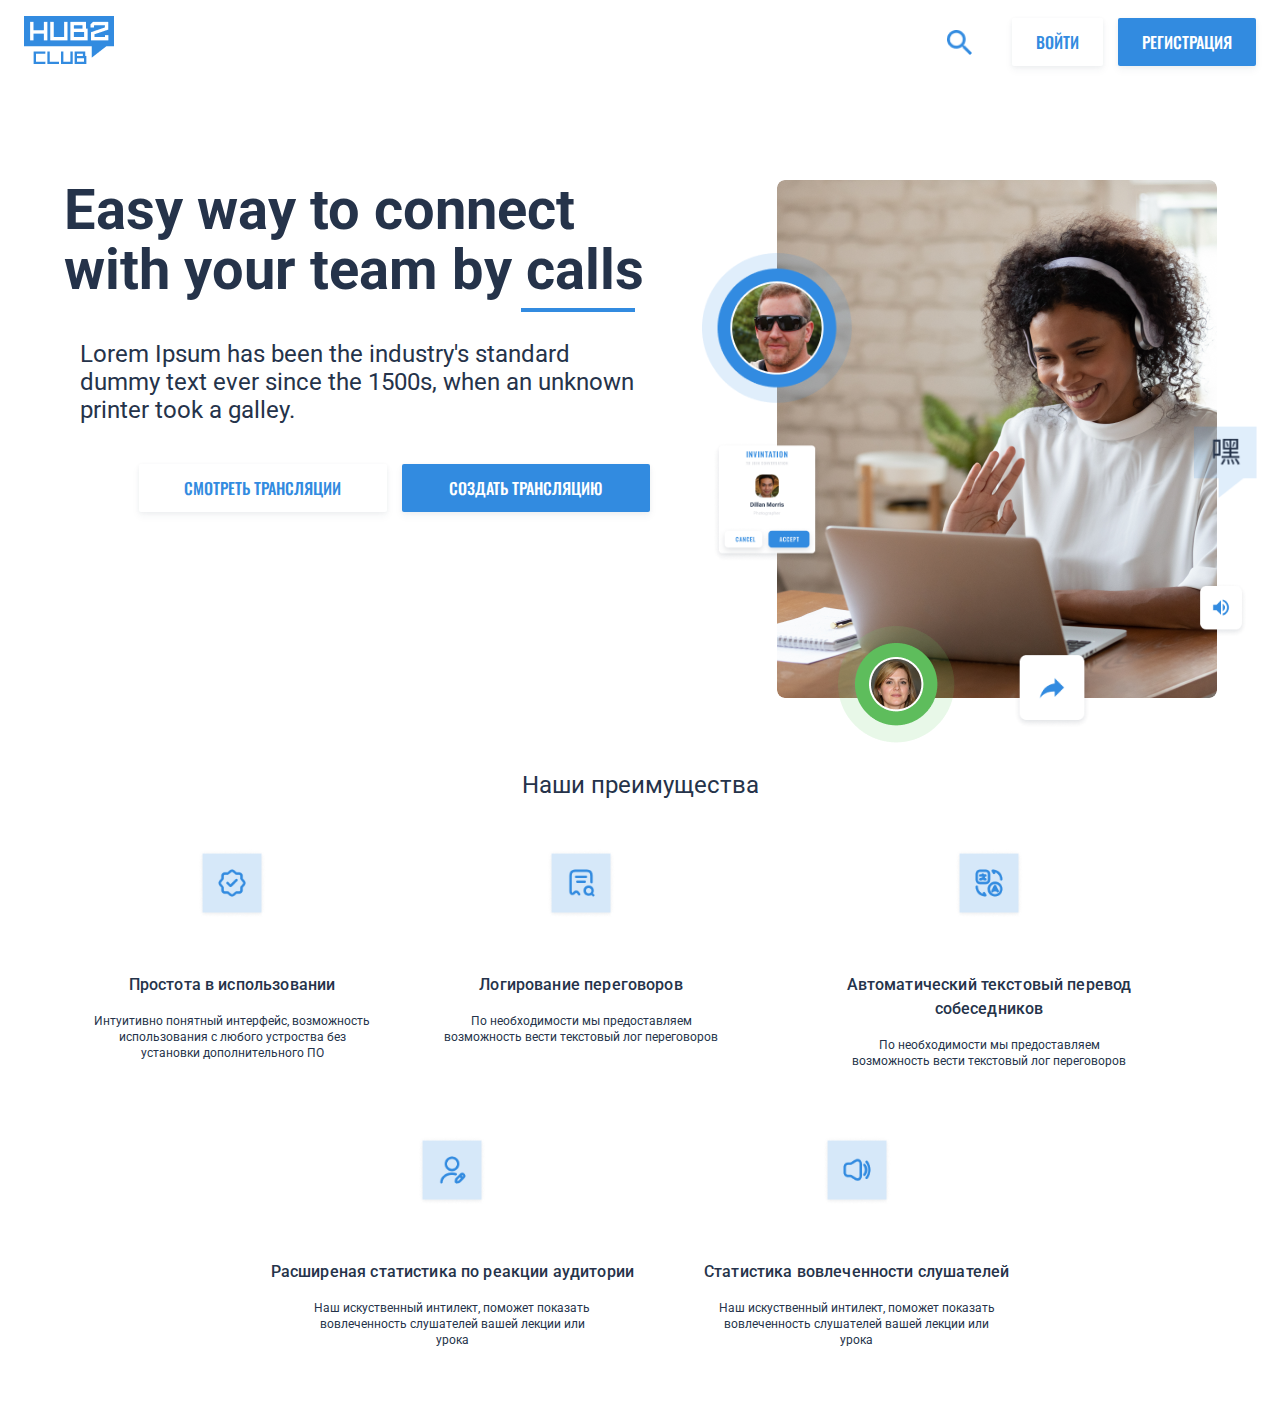
<file: index.html>
<!DOCTYPE html>
<html lang="en">
<head>
    <meta charset="UTF-8">
    <meta http-equiv="X-UA-Compatible" content="IE=edge">
    <meta name="viewport" content="width=device-width, initial-scale=1.0">
    <link rel="stylesheet" href="sass/style.css">
    <title>Document</title>
</head>
<body>
    <header class="header">
        <div class="inner-header">
            <div class="logo">
                <a href="index.html" class="logo-link">
                    <img src="img/Logo.png" alt="">
                </a>
            </div>
            <div class="menu-hd">
                <div class="input-group">
                    <input class="search" type="text">
                  </div>
                <div class="auth-btns">
                    <a href="login.html" mat-button>Войти</a>
                    <a href="registration.html" class="reg" mat-button>регистрация</a>

                </div>
            </div>
        </div>
    </header>
    <div class="main-container">
        <div class="connect-container">
            <div class="easy-connect">
                <h1 class="easytitle">Easy way to connect with your team by calls</h1>
                <div class="line"></div>
                <p>Lorem Ipsum has been the industry's standard dummy text ever since the 1500s, when an unknown printer took a galley.</p>
                <div class="auth-btns">
                    <a href="translation.html" mat-button>смотреть трансляции</a>
                    <a href="translation3.html" class="reg" mat-button>Создать трансляцию</a>

                </div>
            </div>
            <div class="img-connect">
                <div class="conectBox">
                    <img src="img/home.png" alt="">
                </div>
                <div class="icon-1 icon">
                    <img src="img/man.png" alt="">
                </div>
                <div class="icon-2 icon">
                    <img src="img/it.png" alt="">
                </div>
                <div class="icon-3 icon">
                    <img src="img/women.png" alt="">
                </div>
                <div class="icon-4 icon">
                    <img src="img/share.png" alt="">
                </div>
                <div class="icon-5 icon">
                    <img src="img/sound.png" alt="">
                </div>
                <div class="icon-6 icon">
                    <img src="img/item.png" alt="">
                </div>
            </div>
        </div>
    </div>
    <div class="adv-container">
         <h3>Наши преимущества</h3>
        <div class="inner-adv">
            <div class="item-adv">
                <div class="icon-adv">
                    <img src="img/ic1.png" alt="">
                </div>
                <h6>Простота в использовании</h6>
                <p>Интуитивно понятный интерфейс, возможность использования с любого устроства без установки дополнительного ПО</p>
            </div>
            <div class="item-adv">
                <div class="icon-adv">
                    <img src="img/ic2.png" alt="">
                </div>
                <h6>Логирование переговоров</h6>
                <p>По необходимости мы предоставляем возможность вести текстовый лог переговоров</p>
            </div>
            <div class="item-adv">
                <div class="icon-adv">
                    <img src="img/ic3.png" alt="">
                </div>
                <h6>Автоматический текстовый перевод собеседников</h6>
                <p>По необходимости мы предоставляем возможность вести текстовый лог переговоров</p>
            </div>
            <div class="item-adv">
                <div class="icon-adv">
                    <img src="img/ic4.png" alt="">
                </div>
                <h6>Расширеная статистика по реакции аудитории</h6>
                <p> Наш искуственный интилект, поможет показать вовлеченность слушателей вашей лекции или урока</p>
            </div>
            <div class="item-adv">
                <div class="icon-adv">
                    <img src="img/ic5.png" alt="">
                </div>
                <h6>Статистика вовлеченности слушателей</h6>
                <p>Наш искуственный интилект, поможет показать вовлеченность слушателей вашей лекции или урока</p>
            </div>
        </div>
    </div>
</body>
</html>
</file>
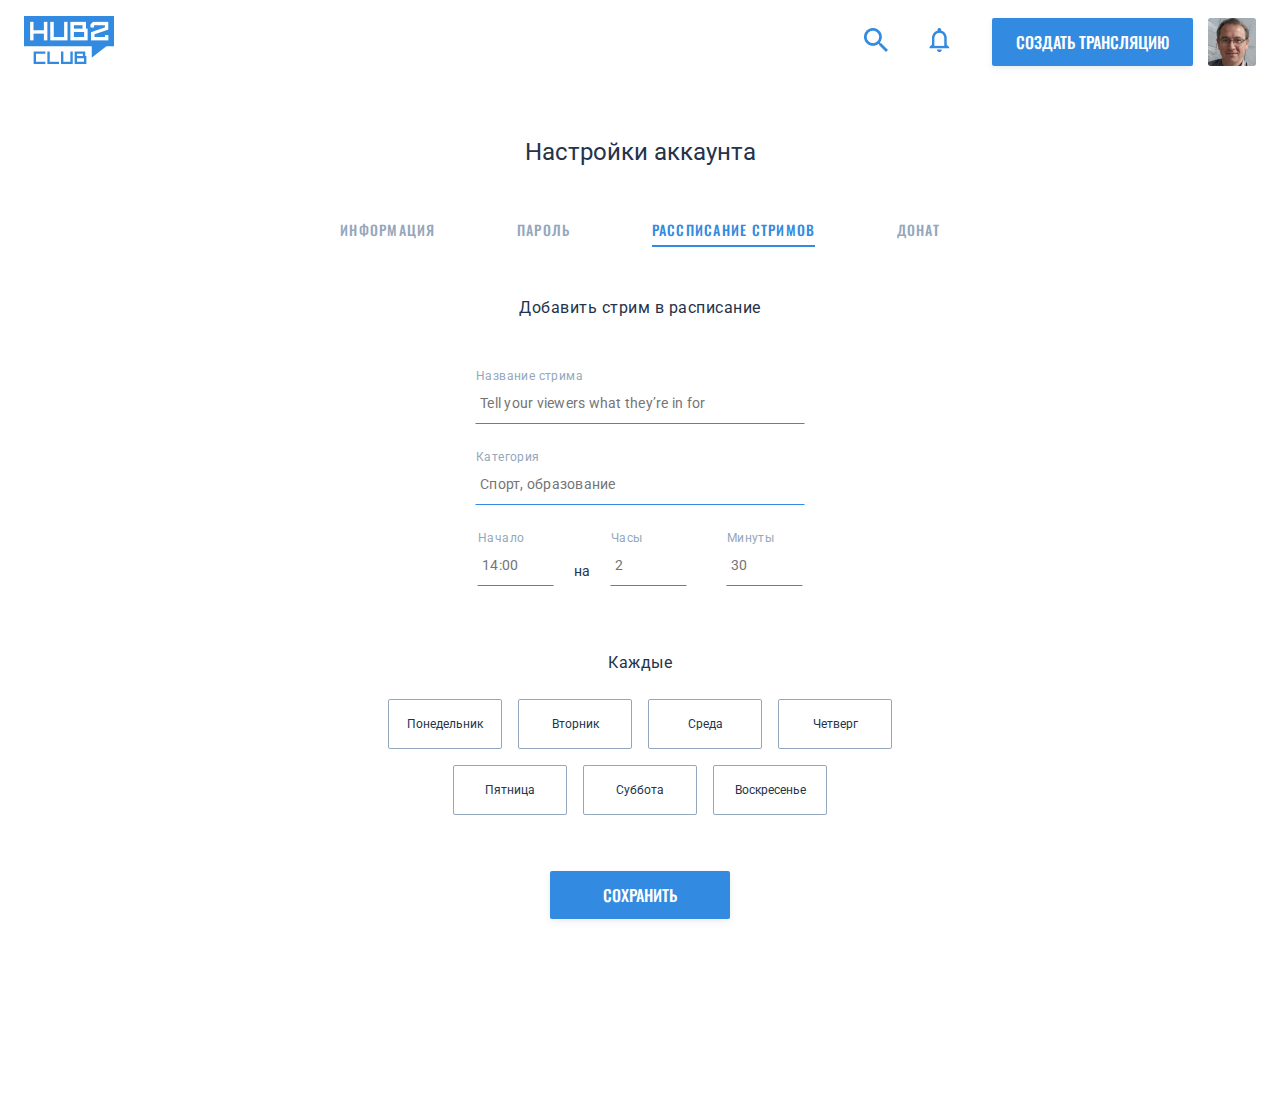
<file: account-info.html>
<!DOCTYPE html>
<html lang="en">
<head>
    <meta charset="UTF-8">
    <meta http-equiv="X-UA-Compatible" content="IE=edge">
    <meta name="viewport" content="width=device-width, initial-scale=1.0">
    <link rel="stylesheet" href="sass/style.css">
    <title>Account-info</title>
</head>
<body>
    <header class="header">
        <div class="inner-header">
            <div class="logo">
                <a href="index.html" class="logo-link">
                    <img src="img/Logo.png" alt="">
                </a>
            </div>
            <div class="menu-hd">

                <div class="search">
                    <img src="img/search.png" alt="">
                </div>
                <div class="search">
                    <img src="img/notification-2.png" alt="">
                </div>
                <div class="auth-btns">
                    <a href="registration.html" class="reg" mat-button>Создать трансляцию</a>

                </div>
                <div class="account_img">
                    <img src="img/account.png" alt="">
                </div>
            </div>
        </div>
    </header>
    <div class="account-settings">
        <h2>Настройки аккаунта</h2>
        <nav class="settings-menu">
            <ul>
                <li><a href="javascript:void(0)" class=" sets-link" id="info">информация</a></li>
                <li><a href="javascript:void(0)" class="sets-link" id="pass">Пароль</a></li>
                <li><a href="javascript:void(0)" class="sets-link active-link" id="rasp">Рассписание стримов</a></li>
                <li><a href="javascript:void(0)" class="sets-link">Донат</a></li>

            </ul>
        </nav>

        <div class="stream-container stream">
            <h3>Добавить стрим в расписание</h3>
            <div class="regform">
                <form action="">
                    <div class="input-item">
                        <p>Название стрима</p>
                        <input type="text" placeholder="Tell your viewers what they’re in for">
                    </div>
                    <div class="input-item">
                        <p>Категория</p>
                        <input type="text" placeholder="Спорт, образование">
                    </div>
              
                    <div class="div-time">
                        <div class="input-item">
                            <p>Начало</p>
                            <input type="text" placeholder="14:00">
                        </div>
                        <span>на</span>
                        <div class="input-item">
                            <p>Часы</p>
                            <input type="text" placeholder="2">
                        </div>
                        <div class="input-item">
                            <p>Минуты</p>
                            <input type="text" placeholder="30">
                        </div>
                    </div>
                    <div class="week-btns">
                        <h3>Каждые</h3>
                        <div class="btnsgroup">
                            <button class="btn">Понедельник</button>
                            <button class="btn">Вторник</button>
                            <button class="btn">Среда</button>
                            <button class="btn">Четверг</button>
                            <button class="btn">Пятница</button>
                            <button class="btn">Суббота</button>
                            <button class="btn">Воскресенье</button>
                        </div>
                    </div>
                    <div class="auth-btns">
                        <a href="#" class="reg">Сохранить</a>
                    </div>
                </form>
               </div>
        </div>
        <div class="stream-container pass-page">
            <h3>Сменить пароль</h3>
            <div class="regform">
                <form action="">
                    <div class="input-item">
                        <p>Старый пароль</p>
                        <input type="password" >
                        <img src="img/eye.png" alt="" class="eye">
                    </div>
                    <div class="input-item">
                        <p>Новый пароль</p>
                        <input type="password" >
                        <img src="img/eye.png" alt="" class="eye">

                    </div>
                    <div class="input-item">
                        <p>Повторите новый пароль</p>
                        <input type="password" >
                        <img src="img/eye.png" alt="" class="eye">

                    </div>
                    <div class="auth-btns">
                        <a href="#" mat-button="">назад</a>
                        <a href="#" class="reg" mat-button="">Создать</a>
    
                    </div>
                </form>
               </div>
        </div>
        <div class="stream-container info-account">
            <h3>Фото профиля</h3>
            <div class="photo-settings">
                <div class="ph-box">
                    <img src="img/Vector.png" alt="">
                </div>
                <button><img src="img/activity.png" alt=""></button>
            </div>
            <div class="regform">
                <form action="">
                    <div class="input-item">
                        <p>Имя аккаунта</p>
                        <input type="text" placeholder="Nick">
                    </div>
                    <div class="input-item">
                        <p>Ф.И.О</p>
                        <input type="text" placeholder="Smith">
                    </div>
                    <div class="input-item">
                        <p>Персональная информация</p>
                        <input type="text" placeholder="Hello every one. I am very proud to be part">
                    </div>
                    <h4>Про канал</h4>
                    <div class="input-item">
                        <p>Тема канала</p>
                        <input type="text" placeholder="Education">
                    </div>
                    <div class="input-item">
                        <p>Ваш опыт в этой теме</p>
                        <input type="text" placeholder="6 years as a head of marketing">
                    </div>
                    <div class="input-item">
                        <p>Что вы можете узнать на канале</p>
                        <input type="text" placeholder="basics ">
                    </div>
                    <h4>Социальные сети</h4>
                    <div class="input-item">
                        <p>Vk.com</p>
                        <input type="text" placeholder="vk.com/profile ">
                    </div>
                    <div class="input-item">
                        <p>Facebook</p>
                        <input type="text" placeholder="facebook.com/profile ">
                    </div>
                    <div class="input-item">
                        <p>Instagram</p>
                        <input type="text" placeholder="Instagram.com/profile ">
                    </div>
                    <div class="input-item">
                        <p>Telegram</p>
                        <input type="text" placeholder="@username ">
                    </div>
                    <h4>Дополнительная информация</h4>
                    <div class="div-more">
                        <div class="input-item">
                            <p>Название поля</p>
                            <input type="text" placeholder=" ">
                        </div>
                        <button><img src="img/add-more.png" alt=""></button>
                    </div>
                    <div class="auth-btns">
                        <a href="login.html" mat-button>Назад</a>
                        <a href="registration.html" class="reg" mat-button>Сохранить</a>
    
                    </div>
                </form>
               </div>
        </div>
    </div>
    <script src="https://ajax.googleapis.com/ajax/libs/jquery/3.5.1/jquery.min.js"></script>
    <script src="js/script.js"></script>
</body>
</html>
</file>
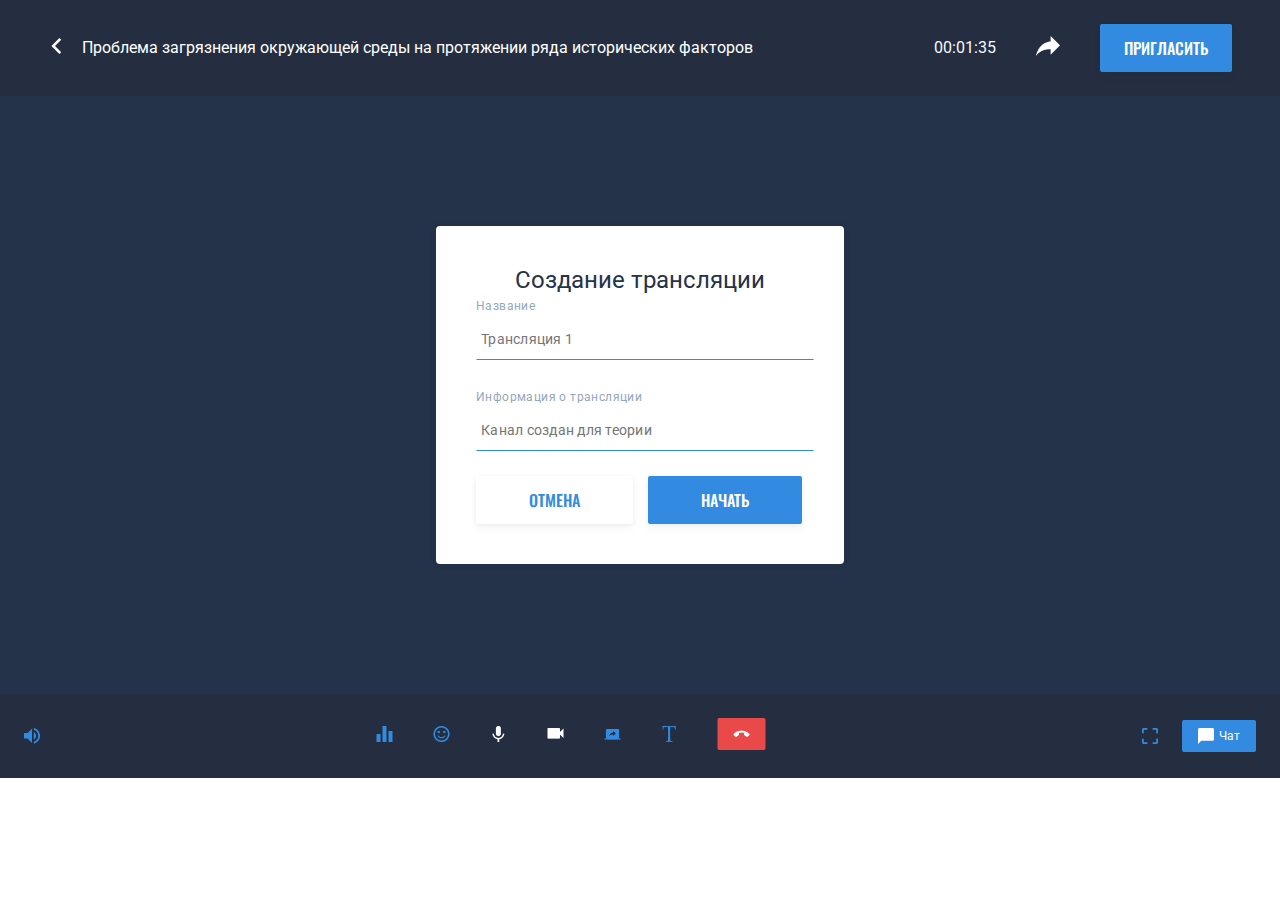
<file: broadcast.html>
<!DOCTYPE html>
<html lang="en">
<head>
    <meta charset="UTF-8">
    <meta http-equiv="X-UA-Compatible" content="IE=edge">
    <meta name="viewport" content="width=device-width, initial-scale=1.0">
    <link rel="stylesheet" href="sass/style.css">
    <title>Call</title>
</head>
<body>
    <div class="main-call">
        <header class="call-header">
            <div class="call-inner-hd">
                <div class="left-hd">
                    <a href="#"><img src="img/left.png" alt=""></a>
                    <p>Проблема загрязнения окружающей среды на протяжении ряда историчеcких факторов</p>
                </div>
                <div class="right-hd">
                    <div class="call-time">
                        <span>00</span><span>:</span><span>01</span><span>:</span><span>35</span>
                    </div>
                    <a href="#"><img src="img/sh.png" alt=""></a>
                    <div class="auth-btns">
                        <a href="#" class="reg op-invite">Пригласить</a>
                    </div>
                    <div class="invite-container">
                       <div class="search-item">
                           <input type="text" placeholder="search">
                           <button><img src="img/search.png" alt=""></button>
                       </div>
                       <div class="item-user">
                            <div class="sch-us">
                                <img src="img/you.png" alt="">
                                <p>Omar Vetrovs</p>
                            </div>
                            <button class="pr">пригласить</button>
                       </div>
                       <div class="item-user">
                        <div class="sch-us">
                            <img src="img/you.png" alt="">
                            <p>Omar Vetrovs</p>
                        </div>
                        <button class="prig">приглашен</button>
                        </div>
                    </div>
                </div>
            </div>
        </header>
        <div class="register-page broadcast">
    
            <div class="register-box">
                <h2>Создание трансляции</h2>
              
               <div class="regform">
                <form action="" >
                    <div class="input-item">
                        <p>Название</p>
                        <input type="text" placeholder="Трансляция 1" >
                    </div>
                    <div class="input-item">
                        <p>Информация о трансляции</p>
                        <input type="text" placeholder="Канал создан для теории">
                    </div>
                    <div class="auth-btns">
                        <a href="#" mat-button="">Отмена</a>
                        <a href="#" class="reg" mat-button="">начать</a>
    
                    </div>
             
                </form>
               </div>
            </div>
        </div>
        <footer class="footer-call">
            <div class="call-inner-hd">
                <div class="snb"><img src="img/snb.png" alt=""></div>
                <div class="call-structure">
                    <div class="addop"><img src="img/add-options.png" alt=""></div>
                    <div class="addop"><img src="img/emotions.png" alt=""></div>
                    <div class="addop"><img src="img/micro.png" alt=""></div>
                    <div class="addop"><img src="img/video-on.png" alt=""></div>
                    <div class="addop"><img src="img/share-screen.png" alt=""></div>
                    <div class="addop"><img src="img/transcrib.png" alt=""></div>
                    <div class="addop"><img src="img/end-call.png" alt=""></div>
        

                </div>
                <div class="snb"><img src="img/full-size.png" alt="">
                    <a class="chat" href="#"><img src="img/chat.png" alt="">Чат</a>
                </div>
             
            </div>
        </footer>
    </div>
    <script src="https://ajax.googleapis.com/ajax/libs/jquery/3.5.1/jquery.min.js"></script>

<script src="js/script.js"></script>
</body>
</html>
</file>
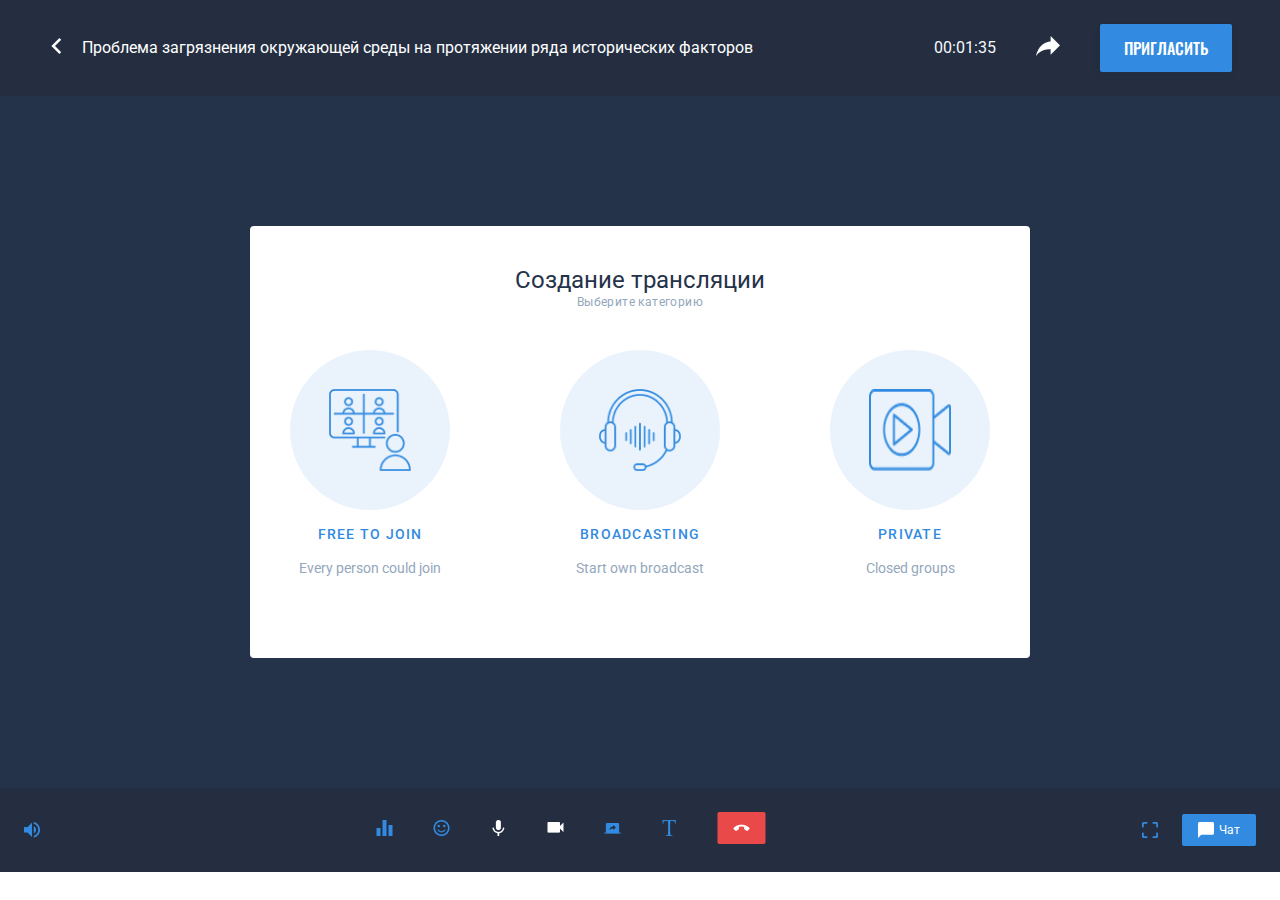
<file: broadcast2.html>
<!DOCTYPE html>
<html lang="en">
<head>
    <meta charset="UTF-8">
    <meta http-equiv="X-UA-Compatible" content="IE=edge">
    <meta name="viewport" content="width=device-width, initial-scale=1.0">
    <link rel="stylesheet" href="sass/style.css">
    <title>Call</title>
</head>
<body>
    <div class="main-call">
        <header class="call-header">
            <div class="call-inner-hd">
                <div class="left-hd">
                    <a href="#"><img src="img/left.png" alt=""></a>
                    <p>Проблема загрязнения окружающей среды на протяжении ряда историчеcких факторов</p>
                </div>
                <div class="right-hd">
                    <div class="call-time">
                        <span>00</span><span>:</span><span>01</span><span>:</span><span>35</span>
                    </div>
                    <a href="#"><img src="img/sh.png" alt=""></a>
                    <div class="auth-btns">
                        <a href="#" class="reg op-invite">Пригласить</a>
                    </div>
                    <div class="invite-container">
                       <div class="search-item">
                           <input type="text" placeholder="search">
                           <button><img src="img/search.png" alt=""></button>
                       </div>
                       <div class="item-user">
                            <div class="sch-us">
                                <img src="img/you.png" alt="">
                                <p>Omar Vetrovs</p>
                            </div>
                            <button class="pr">пригласить</button>
                       </div>
                       <div class="item-user">
                        <div class="sch-us">
                            <img src="img/you.png" alt="">
                            <p>Omar Vetrovs</p>
                        </div>
                        <button class="prig">приглашен</button>
                        </div>
                    </div>
                </div>
            </div>
        </header>
        <div class=" broadcast">
            <div class="inner-broasdcast">
                <h2>Создание трансляции</h2>
                <h6>Выберите категорию</h6>
                <div class="structure">
                    <div class="broad">
                        <div class="struct">
                            <img src="img/vect.png" alt="">
                        </div>
                        <h4>free to join</h4>
                        <h5>Every person could join</h5>
                    </div>
                    <div class="broad">
                        <div class="struct">
                            <img src="img/hdphone.png" alt="">
                        </div>
                        <h4>Broadcasting</h4>
                        <h5>Start own broadcast</h5>
                    </div>
                    <div class="broad">
                        <div class="struct">
                            <img src="img/videocall.png" alt="">
                        </div>
                        <h4>Private</h4>
                        <h5>Closed groups</h5>
                    </div>
                </div>
            </div>
        </div>
        <footer class="footer-call">
            <div class="call-inner-hd">
                <div class="snb"><img src="img/snb.png" alt=""></div>
                <div class="call-structure">
                    <div class="addop"><img src="img/add-options.png" alt=""></div>
                    <div class="addop"><img src="img/emotions.png" alt=""></div>
                    <div class="addop"><img src="img/micro.png" alt=""></div>
                    <div class="addop"><img src="img/video-on.png" alt=""></div>
                    <div class="addop"><img src="img/share-screen.png" alt=""></div>
                    <div class="addop"><img src="img/transcrib.png" alt=""></div>
                    <div class="addop"><img src="img/end-call.png" alt=""></div>
        

                </div>
                <div class="snb"><img src="img/full-size.png" alt="">
                    <a class="chat" href="#"><img src="img/chat.png" alt="">Чат</a>
                </div>
             
            </div>
        </footer>
    </div>
    <script src="https://ajax.googleapis.com/ajax/libs/jquery/3.5.1/jquery.min.js"></script>

<script src="js/script.js"></script>
</body>
</html>
</file>
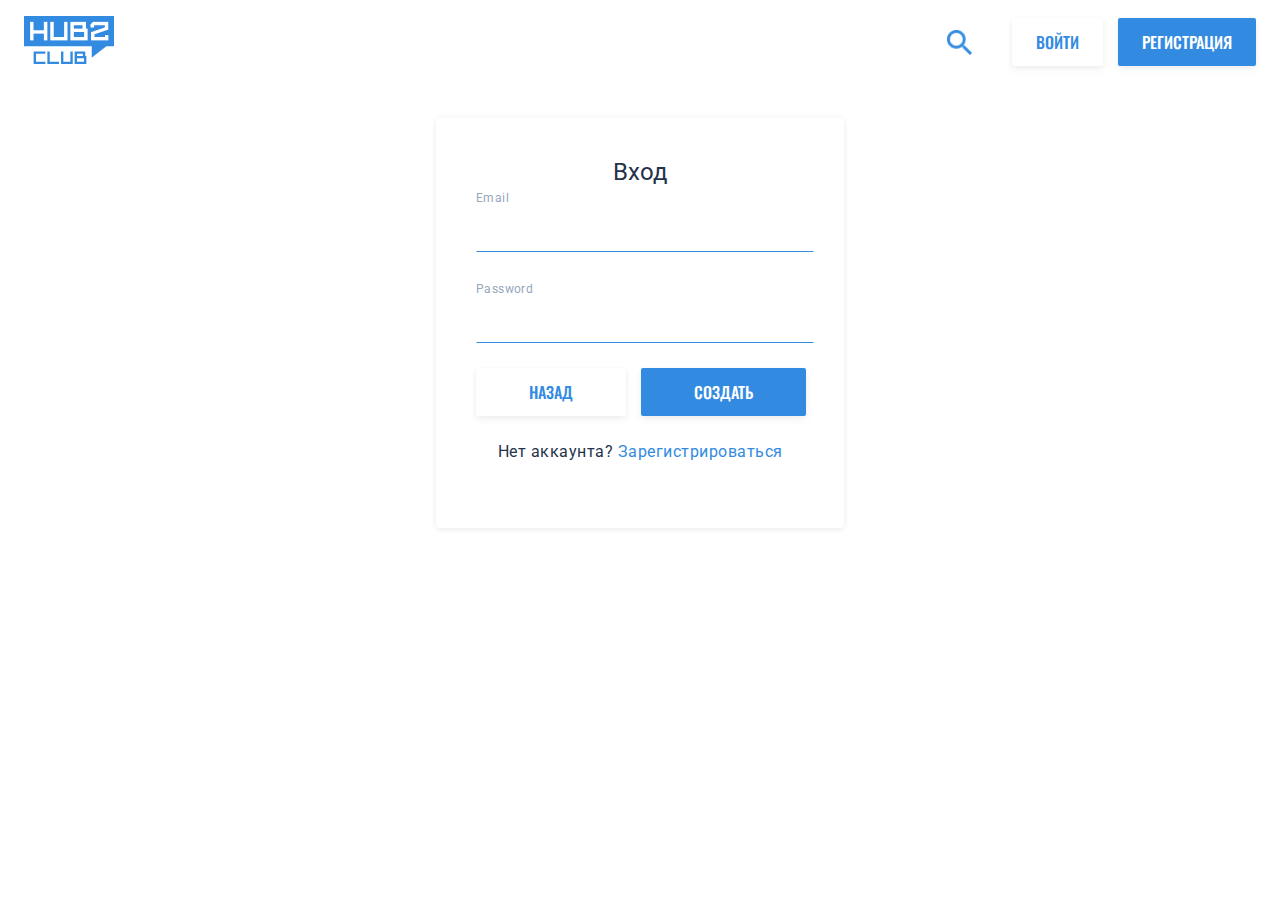
<file: login.html>
<!DOCTYPE html>
<html lang="en">
<head>
    <meta charset="UTF-8">
    <meta http-equiv="X-UA-Compatible" content="IE=edge">
    <meta name="viewport" content="width=device-width, initial-scale=1.0">
    <link rel="stylesheet" href="sass/style.css">
    <title>Log in</title>
</head>
<body>
    <header class="header">
        <div class="inner-header">
            <div class="logo">
                <a href="index.html" class="logo-link">
                    <img src="img/Logo.png" alt="">
                </a>
            </div>
            <div class="menu-hd">
                <div class="input-group">
                    <input class="search" type="text">
                  </div>
                <div class="auth-btns">
                    <a href="login.html" mat-button>Войти</a>
                    <a href="registration.html" class="reg" mat-button>регистрация</a>

                </div>
            </div>
        </div>
    </header>
    <div class="register-page">
    
        <div class="register-box">
            <h2>Вход</h2>
          
           <div class="regform">
            <form action="" >
                <div class="input-item">
                    <p>Email</p>
                    <input type="email" >
                </div>
                <div class="input-item">
                    <p>Password</p>
                    <input type="password" >
                </div>
                <div class="auth-btns">
                    <a href="#" mat-button="">назад</a>
                    <a href="#" class="reg" mat-button="">Создать</a>

                </div>
                <div class="acc-p acc-p-2">
                    <span>Нет аккаунта?  </span>
                    <a href="registration.html">Зарегистрироваться</a>
                </div>
            </form>
           </div>
        </div>
    </div>
</body>
</html>
</file>
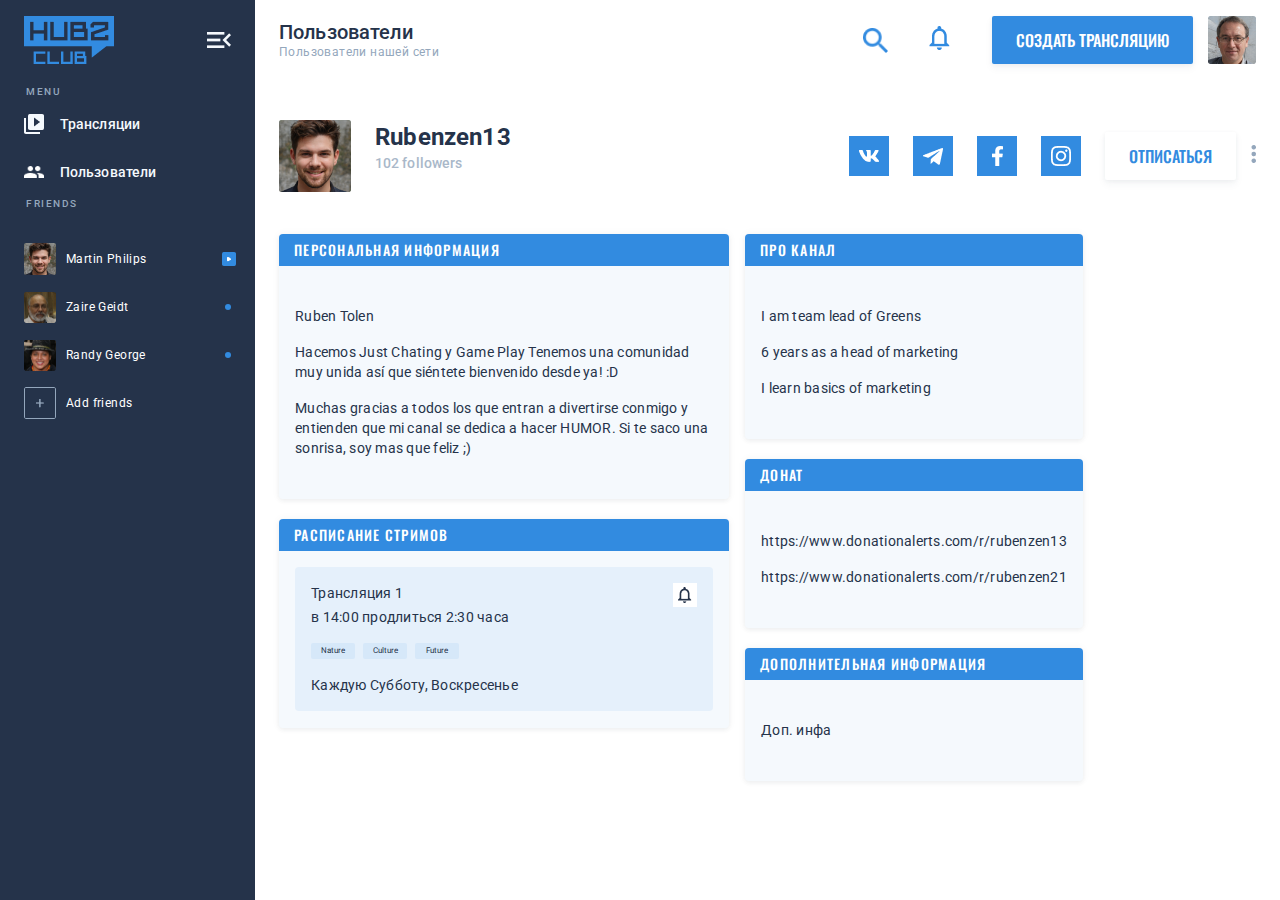
<file: member-item.html>
<!DOCTYPE html>
<html lang="en">

<head>
    <meta charset="UTF-8">
    <meta http-equiv="X-UA-Compatible" content="IE=edge">
    <meta name="viewport" content="width=device-width, initial-scale=1.0">
    <link rel="stylesheet" href="sass/style.css">
    <title>Document</title>
</head>

<body>
    <div class="wrapper">
        <div class="sideBar">
            <div class="bar-header">
                <div class="logoimg">
                    <img src="img/Logo.png" alt="logo">
                </div>
                <div class="closimg">
                    <img src="img/vact.png" alt="clos">
                </div>
            </div>
            <div class="sideBarText">
                <p>menu</p>
            </div>
            <div class="vectornav">
                <div class="vectorimg v1">
                 
                    <a href="members.html">   <img src="img/trans.png" alt=""> <span>Трансляции</span></a>
                </div>
                <div class="vectorimg v2">
                    
                    <a href="member-item.html"><img src="img/polzv.png" alt=""><span>Пользователи</span></a>
                </div>
            </div>
            <div class="sideBarText">
                <p>Friends</p>
            </div>
            <div class="sidelist">
                <div class="itemlist">
                <a href="videocall.html">
                    <img src="img/Rec.png" alt="">
                    <span>Martin Philips</span>
                </a>
                <div class="icon"><img src="img/broadcast.png" alt=""></div>

                </div>
                <div class="itemlist">
                    <a href="videocall.html">
                        <img src="img/pa.png" alt="">
                        <span>Zaire Geidt</span>
                    </a>
                    <div class="circle"></div>

                </div>
                <div class="itemlist">
                    <a href="#">
                        <img src="img/randy.png" alt="">
                        <span>Randy George</span>
                    </a>
                    <div class="circle"></div>

                </div>
                <div class="itemlist">
                    <a href="#">
                        <img src="img/plus.png" alt="">
                        <span>Add friends</span>
                    </a>
                </div>
            </div>

        </div>
        <div class="cont">
            <div class="inner-cont">
                <header class="header">
                    <div class="inner-header">
                        <div class="trans">Пользователи <span>Пользователи нашей сети</span></div>
                        <div class="menu-hd">

                                <div class="input-group">
                                    <input class="search" type="text" />
                                  </div>
                                
                            <div class="search">
                                <img src="img/notification-2.png" alt="">
                            </div>
                            <div class="auth-btns">
                                <a href="registration.html" class="reg" mat-button>Создать трансляцию</a>
            
                            </div>
                            <div class="account_img">
                                <img src="img/account.png" alt="">
                            </div>
                        </div>
                    </div>
                    <div class="auth-settings">
                        <div class="setInner">
                            <div class="setitem">
                                <a href="#">
                                    <img src="img/Rec.png" alt="">
                                   <span class="fname">Julie James</span>
                                </a>
                            </div>
                            <div class="setitem">
                                <a href="#">
                                    <img src="img/settings.png" alt="">
                                   <span class="fname-set">Settings</span>
                                </a>
                            </div>
                            <div class="setitem">
                                <a href="#" class="lang-item">
                                    <img src="img/en.png" alt="">
                                   <span class="fname-set">Language: English</span>
                                </a>
                            </div>
                            <div class="setitem">
                                <a href="index.html">
                                    <img src="img/log-out.png" alt="">
                                   <span class="fname-set">Log out</span>
                                </a>
                            </div>
                        </div>
                    </div>
                    <div class="lang">
                        <div class="setInner">
                            <div class="setitem">
                                <a href="#">
                                    <img src="img/en.png" alt="">
                                   <span class="fname-set">English</span>
                                </a>
                            </div>
                            <div class="setitem">
                                <a href="#">
                                    <img src="img/ru.png" alt="">
                                   <span class="fname-set">Russian</span>
                                </a>
                            </div>
                            <div class="setitem">
                                <a href="#">
                                    <img src="img/ua.png" alt="">
                                   <span class="fname-set">Ukraine</span>
                                </a>
                            </div>
                        </div>
                    </div>
                </header>
                <div class="members-content">
                    <div class="member">
                        <div class="member-item">
                            <div class="memb-img"><img src="img/Rec.png" alt=""></div>
                            <div class="memb-name">
                                <h6>Rubenzen13</h6>
                                <p>102 followers</p>
                            </div>
                        </div>
                        <div class="member-soc">
                           <div class="soc">
                            <a href="#"><img src="img/vk.png" alt=""></a>
                            <a href="#"><img src="img/telegram.png" alt=""></a>
                            <a href="#"><img src="img/fb.png" alt=""></a>
                            <a href="#"><img src="img/fill.png" alt=""></a>
                           </div>
                           <div class="auth-btns">
                               <a href="#">Отписаться</a>
                           </div>
                           <div class="more"><img src="img/more.png" alt=""></div>
                        </div>
                    </div>
                </div>
                <div class="membsinfo">
                    <div class="info-container">
                        <div class="information">
                            <div class="infohd">персональная информация</div>
                            <div class="info-text">
                                <p>Ruben Tolen</p>
                                <p>Hacemos Just Chating y Game Play Tenemos una comunidad muy unida así que siéntete bienvenido desde ya! :D</p>
                                <p>Muchas gracias a todos los que entran a divertirse conmigo y entienden que mi canal se dedica a hacer HUMOR. Si te saco una sonrisa, soy mas que feliz ;)</p>
                                
                            </div>
                        </div>
                        <div class="information">
                            <div class="infohd">Расписание стримов</div>
                           <div class="infbox">
                               <div class="infhd">
                                   <div class="inftitle">Трансляция 1</div>
                                   <a href="#"><img src="img/note.png" alt=""></a>
                               </div>
                               <div class="infhd">
                                    <div class="inftitle">в 14:00 продлиться 2:30 часа</div>
                                
                                </div>
                                <div class="usbtns">
                                    <a href="#" class="usbt">Nature</a>
                                    <a href="#" class="usbt">Culture</a>
                                    <a href="#" class="usbt">Future</a>
                                </div>
                                <div class="infhd">
                                    <div class="inftitle">Каждую Субботу, Воскресенье</div>
                                </div>
                           </div>
                        </div>
                    </div>
                    <div class="info-container">
                        <div class="information">
                            <div class="infohd">Про канал</div>
                            <div class="info-text">
                              <p>I am team lead of Greens</p>
                              <p>6 years as a head of marketing</p>
                              <p>I learn basics of marketing</p>
                            </div>
                        </div>
                        <div class="information">
                            <div class="infohd">Донат</div>
                            <div class="info-text">
                                <p>https://www.donationalerts.com/r/rubenzen13</p>
                                <p>https://www.donationalerts.com/r/rubenzen21</p>
                            </div>
                        </div>
                        <div class="information">
                            <div class="infohd">Дополнительная информация</div>
                            <div class="info-text">
                                <p>Доп. инфа</p>
                            </div>
                        </div>
                    </div>
                </div>

            </div>
        </div>
    </div>

    <script src="https://ajax.googleapis.com/ajax/libs/jquery/3.5.1/jquery.min.js"></script>

    <script src="js/script.js"></script>
</body>

</html>
</file>
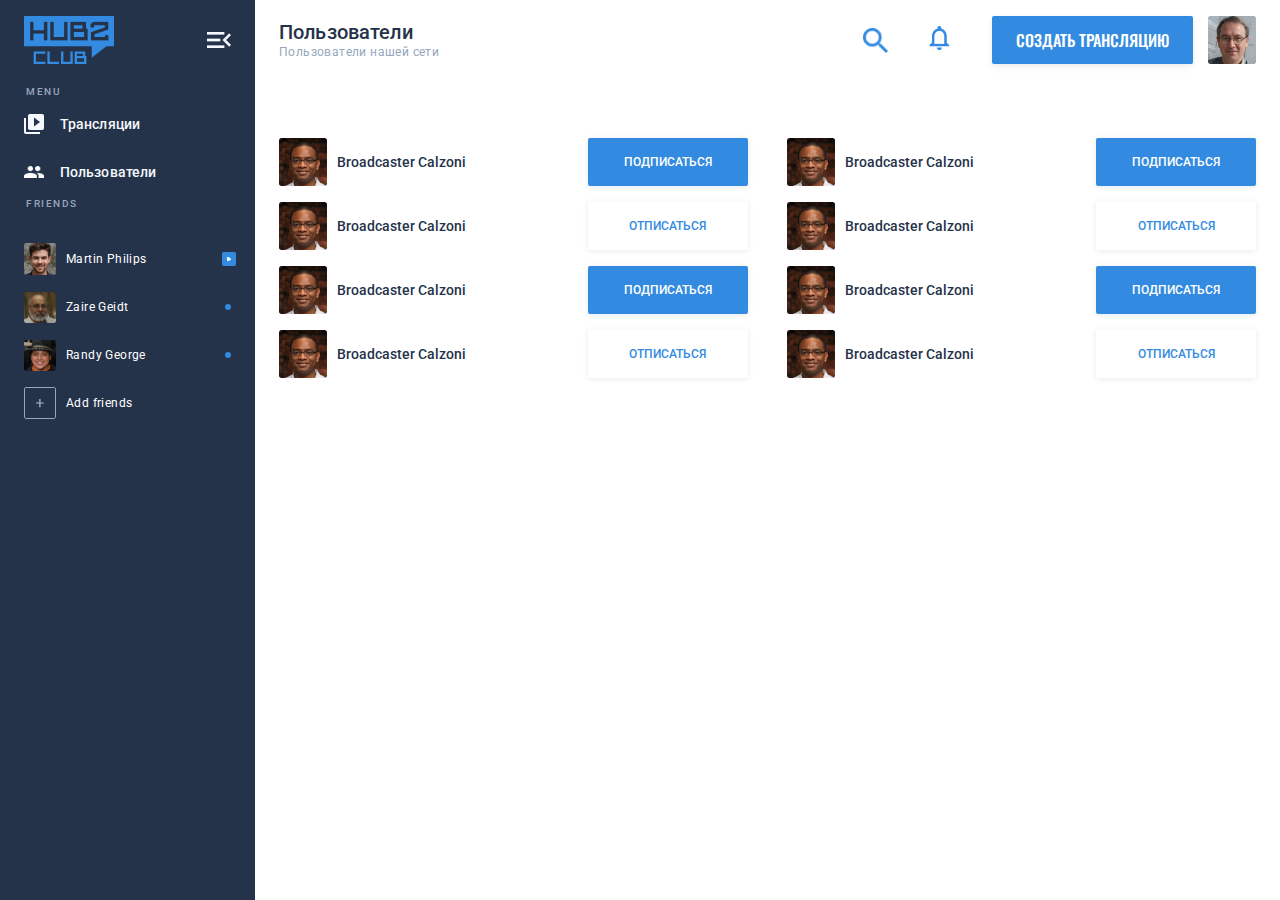
<file: members.html>
<!DOCTYPE html>
<html lang="en">

<head>
    <meta charset="UTF-8">
    <meta http-equiv="X-UA-Compatible" content="IE=edge">
    <meta name="viewport" content="width=device-width, initial-scale=1.0">
    <link rel="stylesheet" href="sass/style.css">
    <title>Document</title>
</head>

<body>
    <div class="wrapper">
        <div class="sideBar">
            <div class="bar-header">
                <div class="logoimg">
                    <img src="img/Logo.png" alt="logo">
                </div>
                <div class="closimg">
                    <img src="img/vact.png" alt="clos">
                </div>
            </div>
            <div class="sideBarText">
                <p>menu</p>
            </div>
            <div class="vectornav">
                <div class="vectorimg v1">
                 
                    <a href="">   <img src="img/trans.png" alt=""> <span>Трансляции</span></a>
                </div>
                <div class="vectorimg v2">
                    
                    <a href=""><img src="img/polzv.png" alt=""><span>Пользователи</span></a>
                </div>
            </div>
            <div class="sideBarText">
                <p>Friends</p>
            </div>
            <div class="sidelist">
                <div class="itemlist">
                <a href="videocall.html">
                    <img src="img/Rec.png" alt="">
                    <span>Martin Philips</span>
                </a>
                <div class="icon"><img src="img/broadcast.png" alt=""></div>

                </div>
                <div class="itemlist">
                    <a href="videocall.html">
                        <img src="img/pa.png" alt="">
                        <span>Zaire Geidt</span>
                    </a>
                    <div class="circle"></div>

                </div>
                <div class="itemlist">
                    <a href="videocall.html">
                        <img src="img/randy.png" alt="">
                        <span>Randy George</span>
                    </a>
                    <div class="circle"></div>

                </div>
                <div class="itemlist">
                    <a href="videocall.html">
                        <img src="img/plus.png" alt="">
                        <span>Add friends</span>
                    </a>
                </div>
            </div>

        </div>
        <div class="cont">
            <div class="inner-cont">
                <header class="header">
                    <div class="inner-header">
                        <div class="trans">Пользователи <span>Пользователи нашей сети</span></div>
                        <div class="menu-hd">

                                <div class="input-group">
                                    <input class="search" type="text" />
                                  </div>
                                
                            <div class="search">
                                <img src="img/notification-2.png" alt="">
                            </div>
                            <div class="auth-btns">
                                <a href="registration.html" class="reg" mat-button>Создать трансляцию</a>
            
                            </div>
                            <div class="account_img">
                                <img src="img/account.png" alt="">
                            </div>
                        </div>
                    </div>
                    <div class="auth-settings">
                        <div class="setInner">
                            <div class="setitem">
                                <a href="#">
                                    <img src="img/Rec.png" alt="">
                                   <span class="fname">Julie James</span>
                                </a>
                            </div>
                            <div class="setitem">
                                <a href="">
                                    <img src="img/settings.png" alt="">
                                   <span class="fname-set">Settings</span>
                                </a>
                            </div>
                            <div class="setitem">
                                <a href="#" class="lang-item">
                                    <img src="img/en.png" alt="">
                                   <span class="fname-set">Language: English</span>
                                </a>
                            </div>
                            <div class="setitem">
                                <a href="index.html">
                                    <img src="img/log-out.png" alt="">
                                   <span class="fname-set">Log out</span>
                                </a>
                            </div>
                        </div>
                    </div>
                    <div class="lang">
                        <div class="setInner">
                            <div class="setitem">
                                <a href="#">
                                    <img src="img/en.png" alt="">
                                   <span class="fname-set">English</span>
                                </a>
                            </div>
                            <div class="setitem">
                                <a href="#">
                                    <img src="img/ru.png" alt="">
                                   <span class="fname-set">Russian</span>
                                </a>
                            </div>
                            <div class="setitem">
                                <a href="#">
                                    <img src="img/ua.png" alt="">
                                   <span class="fname-set">Ukraine</span>
                                </a>
                            </div>
                        </div>
                    </div>
                </header>
                <div class="populiar-broadcast search-page">
                    <div class="members">
                        <div class="shc-box">
                            <div class="item-user">
                                <div class="sch-us">
                                    <img src="img/you.png" alt="">
                                    <p>Broadcaster Calzoni</p>
                                </div>
                                <button class="pr">подписаться</button>
                           </div>
                           <div class="item-user">
                                <div class="sch-us">
                                    <img src="img/you.png" alt="">
                                    <p>Broadcaster Calzoni</p>
                                </div>
                                <button class="prig">отписаться</button>
                            </div>
                            <div class="item-user">
                                <div class="sch-us">
                                    <img src="img/you.png" alt="">
                                    <p>Broadcaster Calzoni</p>
                                </div>
                                <button class="pr">подписаться</button>
                           </div>
                           <div class="item-user">
                            <div class="sch-us">
                                <img src="img/you.png" alt="">
                                <p>Broadcaster Calzoni</p>
                            </div>
                            <button class="prig">отписаться</button>
                        </div>
                        </div>
                        <div class="shc-box">
                            <div class="item-user">
                                <div class="sch-us">
                                    <img src="img/you.png" alt="">
                                    <p>Broadcaster Calzoni</p>
                                </div>
                                <button class="pr">подписаться</button>
                           </div>
                           <div class="item-user">
                                <div class="sch-us">
                                    <img src="img/you.png" alt="">
                                    <p>Broadcaster Calzoni</p>
                                </div>
                                <button class="prig">отписаться</button>
                            </div>
                            <div class="item-user">
                                <div class="sch-us">
                                    <img src="img/you.png" alt="">
                                    <p>Broadcaster Calzoni</p>
                                </div>
                                <button class="pr">подписаться</button>
                           </div>
                           <div class="item-user">
                            <div class="sch-us">
                                <img src="img/you.png" alt="">
                                <p>Broadcaster Calzoni</p>
                            </div>
                            <button class="prig">отписаться</button>
                        </div>
                        </div>
                    </div>
                </div>

            </div>
        </div>
    </div>

    <script src="https://ajax.googleapis.com/ajax/libs/jquery/3.5.1/jquery.min.js"></script>

    <script src="js/script.js"></script>
</body>

</html>
</file>
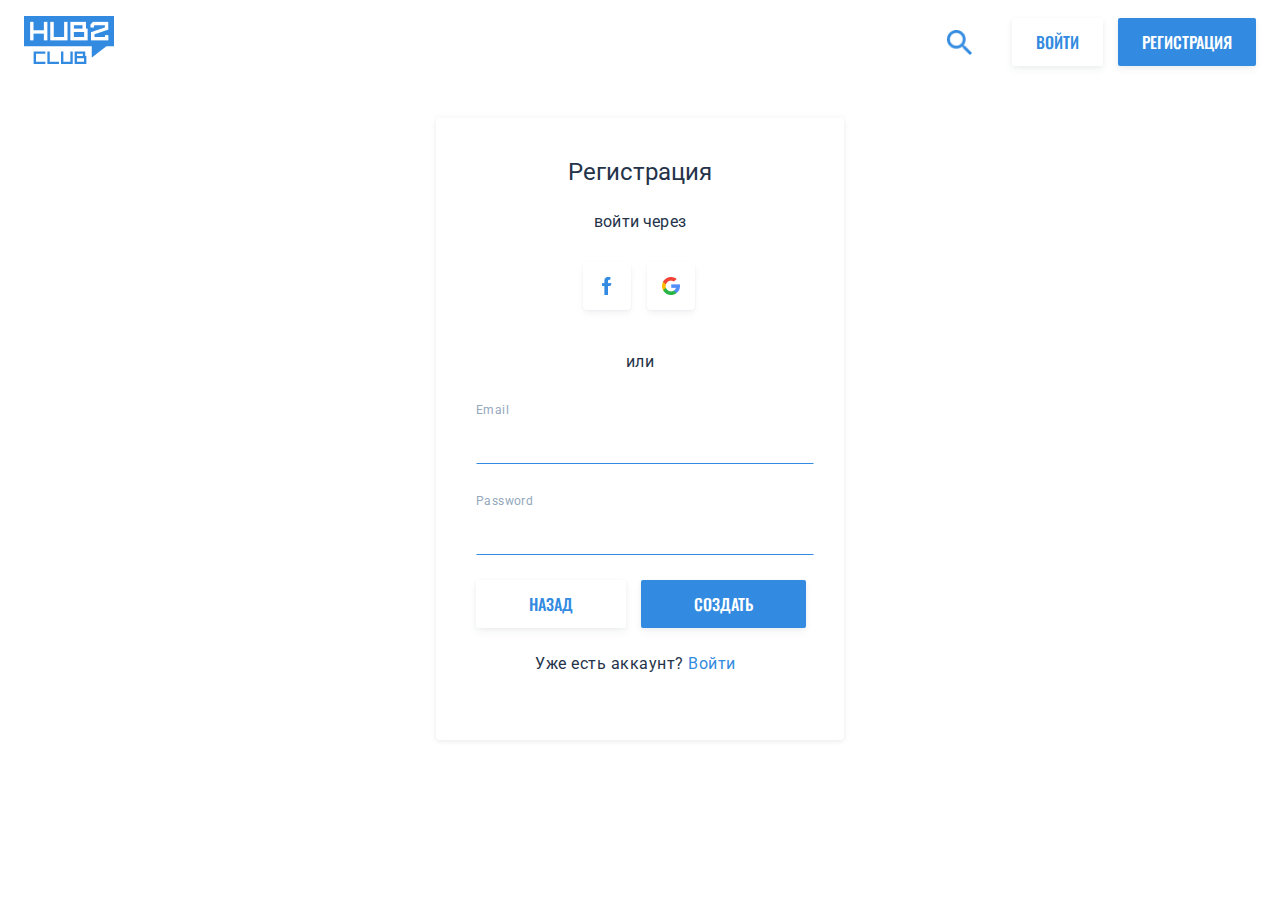
<file: registration.html>
<!DOCTYPE html>
<html lang="en">
<head>
    <meta charset="UTF-8">
    <meta http-equiv="X-UA-Compatible" content="IE=edge">
    <meta name="viewport" content="width=device-width, initial-scale=1.0">
    <link rel="stylesheet" href="sass/style.css">
    <title>Registration</title>
</head>
<body>
    <header class="header">
        <div class="inner-header">
            <div class="logo">
                <a href="index.html" class="logo-link">
                    <img src="img/Logo.png" alt="">
                </a>
            </div>
            <div class="menu-hd">
                <div class="input-group">
                    <input class="search" type="text">
                  </div>
                <div class="auth-btns">
                    <a href="login.html" mat-button>Войти</a>
                    <a href="registration.html" class="reg" mat-button>регистрация</a>

                </div>
            </div>
        </div>
    </header>
    <div class="register-page">
    
        <div class="register-box">
            <h2>Регистрация</h2>
            <p>войти через</p>
            <div class="soc-icons">
                <a href="#"><img src="img/facebook.png" alt=""></a>
                <a href="#"><img src="img/google.png" alt=""></a>

            </div>
            <p>или</p>
           <div class="regform">
            <form action="" >
                <div class="input-item">
                    <p>Email</p>
                    <input type="email" >
                </div>
                <div class="input-item">
                    <p>Password</p>
                    <input type="password" >
                </div>
                <div class="auth-btns">
                    <a href="#" mat-button="">назад</a>
                    <a href="#" class="reg" mat-button="">Создать</a>

                </div>
                <div class="acc-p">
                    <span>Уже есть аккаунт? </span>
                    <a href="#">Войти</a>
                </div>
            </form>
           </div>
        </div>
    </div>
</body>
</html>
</file>
<file: sass/style.css>
@import url("https://fonts.googleapis.com/css2?family=Oswald&display=swap");
@import url("https://fonts.googleapis.com/css2?family=Roboto:ital,wght@0,100;0,500;1,100&display=swap");
* {
  padding: 0;
  margin: 0;
}

.header {
  margin-top: 16px;
  position: relative;
}

.header .inner-header {
  display: -webkit-box;
  display: -ms-flexbox;
  display: flex;
  -webkit-box-pack: justify;
      -ms-flex-pack: justify;
          justify-content: space-between;
  margin: 0 24px;
  -webkit-box-align: center;
      -ms-flex-align: center;
          align-items: center;
}

@media (max-width: 1000px) {
  .header .inner-header {
    -webkit-box-orient: vertical;
    -webkit-box-direction: normal;
        -ms-flex-direction: column;
            flex-direction: column;
    -webkit-box-align: center;
        -ms-flex-align: center;
            align-items: center;
  }
  .header .inner-header .menu-hd {
    margin-top: 15px;
    -ms-flex-wrap: wrap;
        flex-wrap: wrap;
    -webkit-box-align: center;
        -ms-flex-align: center;
            align-items: center;
    -webkit-box-pack: start;
        -ms-flex-pack: start;
            justify-content: start;
  }
  .header .inner-header .menu-hd .auth-btns {
    margin-top: 10px;
  }
  .header .inner-header .menu-hd .search {
    margin-right: 12px;
  }
}

.header .menu-hd {
  display: -webkit-box;
  display: -ms-flexbox;
  display: flex;
  -webkit-box-align: center;
      -ms-flex-align: center;
          align-items: center;
}

.header .menu-hd .account_img {
  width: 48px;
  height: 48px;
  border-radius: 2px;
  margin-left: 15px;
  cursor: pointer;
}

.header .menu-hd .account_img > img {
  width: 100%;
  height: 100%;
  border-radius: 2px;
}

.logo .logo-link {
  width: 90px;
  display: block;
}

.search {
  margin-right: 40px;
}

@media (max-width: 500px) {
  .search {
    margin-right: 15px;
  }
}

.auth-btns {
  display: -webkit-box;
  display: -ms-flexbox;
  display: flex;
}

.auth-btns a {
  font-family: Oswald;
  font-style: normal;
  font-weight: 500;
  font-size: 16px;
  line-height: 20px;
  color: #328BE0;
  text-decoration: none;
  background: #FFFFFF;
  -webkit-box-shadow: 0px 1px 4px rgba(37, 51, 74, 0.05), 0px 4px 8px rgba(37, 51, 74, 0.05);
          box-shadow: 0px 1px 4px rgba(37, 51, 74, 0.05), 0px 4px 8px rgba(37, 51, 74, 0.05);
  border-radius: 2px;
  display: block;
  text-align: center;
  padding: 14px 24px;
  text-transform: uppercase;
  margin-right: 15px;
}

.auth-btns .reg {
  background-color: #328BE0;
  color: white;
  margin-right: 0px !important;
}

.main-container {
  max-width: 1434px;
  margin: auto;
  margin-top: 112px;
}

@media (max-width: 1000px) {
  .main-container {
    margin-top: 50px;
  }
}

.main-container .connect-container {
  display: -webkit-box;
  display: -ms-flexbox;
  display: flex;
  -webkit-box-pack: justify;
      -ms-flex-pack: justify;
          justify-content: space-between;
  max-width: 1335px;
}

@media (max-width: 1450px) {
  .main-container .connect-container {
    -ms-flex-pack: distribute;
        justify-content: space-around;
    max-width: unset;
  }
}

@media (max-width: 1000px) {
  .main-container .connect-container {
    -webkit-box-orient: vertical;
    -webkit-box-direction: normal;
        -ms-flex-direction: column;
            flex-direction: column;
    -webkit-box-align: center;
        -ms-flex-align: center;
            align-items: center;
  }
}

.main-container .connect-container .easy-connect {
  max-width: 586px;
  display: -webkit-box;
  display: -ms-flexbox;
  display: flex;
  -webkit-box-orient: vertical;
  -webkit-box-direction: normal;
      -ms-flex-direction: column;
          flex-direction: column;
  -webkit-box-align: end;
      -ms-flex-align: end;
          align-items: end;
}

@media (max-width: 1250px) {
  .main-container .connect-container .easy-connect {
    max-width: 470px;
  }
}

@media (max-width: 550px) {
  .main-container .connect-container .easy-connect {
    margin: 0 20px;
  }
}

.main-container .connect-container .easy-connect .easytitle {
  font-family: Roboto;
  font-style: normal;
  font-weight: bold;
  font-size: 56px;
  line-height: 60px;
  margin-bottom: 8px;
  color: #25334A;
}

@media (max-width: 1250px) {
  .main-container .connect-container .easy-connect .easytitle {
    font-size: 45px;
  }
}

@media (max-width: 550px) {
  .main-container .connect-container .easy-connect .easytitle {
    font-size: 35px;
  }
}

.main-container .connect-container .easy-connect .line {
  width: 114px;
  height: 4px;
  background-color: #328BE0;
  margin-right: 15px;
  margin-bottom: 28px;
}

.main-container .connect-container .easy-connect p {
  font-family: Roboto;
  font-style: normal;
  font-weight: normal;
  font-size: 24px;
  line-height: 28px;
  color: #25334A;
  margin-bottom: 40px;
  max-width: 570px;
}

@media (max-width: 550px) {
  .main-container .connect-container .easy-connect p {
    font-size: 18px;
  }
}

.main-container .connect-container .easy-connect .auth-btns > a {
  width: 200px;
}

@media (max-width: 1000px) {
  .main-container .connect-container .easy-connect .auth-btns > a {
    width: unset;
  }
}

@media (max-width: 550px) {
  .main-container .connect-container .easy-connect .auth-btns > a {
    padding: 14px 8px;
    font-size: 12px;
  }
}

.main-container .connect-container .img-connect {
  max-width: 530px;
  position: relative;
}

@media (max-width: 1000px) {
  .main-container .connect-container .img-connect {
    margin-top: 45px;
  }
}

.main-container .connect-container .img-connect .conectBox {
  max-width: 440px;
  border-radius: 8px;
}

@media (max-width: 1250px) {
  .main-container .connect-container .img-connect .conectBox {
    max-width: 380px;
  }
}

@media (max-width: 550px) {
  .main-container .connect-container .img-connect .conectBox {
    max-width: 300px;
  }
}

@media (max-width: 400px) {
  .main-container .connect-container .img-connect .conectBox {
    max-width: 215px;
  }
}

.main-container .connect-container .img-connect .conectBox > img {
  width: 100%;
  border-radius: 8px;
}

.main-container .connect-container .img-connect .icon > img {
  width: 100%;
  height: 100%;
}

.main-container .connect-container .img-connect .icon-1 {
  position: absolute;
  top: 73px;
  left: -75px;
  width: 150px;
}

@media (max-width: 550px) {
  .main-container .connect-container .img-connect .icon-1 {
    width: 108px;
    left: -50px;
  }
}

@media (max-width: 400px) {
  .main-container .connect-container .img-connect .icon-1 {
    width: 74px;
    left: -32px;
    top: 36px;
  }
}

.main-container .connect-container .img-connect .icon-2 {
  position: absolute;
  top: 261px;
  left: -65px;
  width: 111px;
}

@media (max-width: 550px) {
  .main-container .connect-container .img-connect .icon-2 {
    left: -40px;
    width: 74px;
  }
}

@media (max-width: 400px) {
  .main-container .connect-container .img-connect .icon-2 {
    left: -40px;
    width: 64px;
    top: 132px;
  }
}

.main-container .connect-container .img-connect .icon-3 {
  position: absolute;
  bottom: -45px;
  left: 61px;
  width: 117px;
}

@media (max-width: 550px) {
  .main-container .connect-container .img-connect .icon-3 {
    left: 85px;
    width: 90px;
  }
}

@media (max-width: 400px) {
  .main-container .connect-container .img-connect .icon-3 {
    left: 15px;
    width: 68px;
    bottom: -35px;
  }
}

.main-container .connect-container .img-connect .icon-4 {
  position: absolute;
  bottom: -31px;
  left: 236px;
  width: 78px;
}

@media (max-width: 550px) {
  .main-container .connect-container .img-connect .icon-4 {
    width: 60px;
  }
}

@media (max-width: 400px) {
  .main-container .connect-container .img-connect .icon-4 {
    width: 47px;
    bottom: -28px;
    left: 141px;
  }
}

.main-container .connect-container .img-connect .icon-5 {
  position: absolute;
  bottom: 60px;
  right: -31px;
  width: 54px;
}

.main-container .connect-container .img-connect .icon-6 {
  position: absolute;
  bottom: 200px;
  right: -90px;
  width: 63px;
}

@media (max-width: 1400px) {
  .main-container .connect-container .img-connect .icon-6 {
    right: -40px;
  }
}

@media (max-width: 550px) {
  .main-container .connect-container .img-connect .icon-6 {
    width: 40px;
  }
}

@media (max-width: 400px) {
  .main-container .connect-container .img-connect .icon-6 {
    width: 40px;
    bottom: 147px;
    right: -44px;
  }
}

.adv-container {
  max-width: 1311px;
  margin: auto;
  margin-top: 69px;
  margin-bottom: 14px;
}

.adv-container h3 {
  font-family: Roboto;
  font-style: normal;
  font-weight: normal;
  font-size: 24px;
  line-height: 28px;
  text-align: center;
  color: #25334A;
  margin-bottom: 48px;
}

.adv-container .inner-adv {
  display: -webkit-box;
  display: -ms-flexbox;
  display: flex;
  -ms-flex-wrap: wrap;
      flex-wrap: wrap;
  -webkit-box-pack: center;
      -ms-flex-pack: center;
          justify-content: center;
}

.adv-container .inner-adv .item-adv {
  max-width: 397px;
  margin-bottom: 65px;
  margin-left: 35px;
  margin-right: 35px;
}

.adv-container .inner-adv .item-adv h6 {
  font-family: Roboto;
  font-style: normal;
  font-weight: 500;
  font-size: 16px;
  line-height: 24px;
  text-align: center;
  letter-spacing: 0.15px;
  color: #25334A;
  margin-bottom: 16px;
}

.adv-container .inner-adv .item-adv p {
  font-family: Roboto;
  font-style: normal;
  font-weight: normal;
  font-size: 12px;
  line-height: 16px;
  text-align: center;
  color: #25334A;
  max-width: 279px;
  margin: auto;
}

.adv-container .inner-adv .item-adv .icon-adv {
  width: 72px;
  height: 72px;
  margin: auto;
  margin-bottom: 54px;
}

.adv-container .inner-adv .item-adv .icon-adv > img {
  width: 100%;
  height: 100%;
}

.register-page {
  max-width: 408px;
  margin: 50px auto;
}

.register-page .register-box {
  background: #FFFFFF;
  -webkit-box-shadow: 0px 0px 8px rgba(0, 0, 0, 0.05), 0px 2px 4px rgba(37, 51, 74, 0.05);
          box-shadow: 0px 0px 8px rgba(0, 0, 0, 0.05), 0px 2px 4px rgba(37, 51, 74, 0.05);
  border-radius: 4px;
  padding: 40px;
}

@media (max-width: 500px) {
  .register-page .register-box {
    margin: 0 15px;
  }
}

.register-page .register-box h2 {
  font-family: Roboto;
  font-style: normal;
  font-weight: normal;
  font-size: 24px;
  line-height: 28px;
  text-align: center;
  color: #25334A;
}

.register-page .register-box p {
  font-family: Roboto;
  font-style: normal;
  font-weight: normal;
  font-size: 16px;
  line-height: 24px;
  letter-spacing: 0.15px;
  color: #25334A;
  margin: 24px 0;
  text-align: center;
}

.register-page .register-box .soc-icons {
  display: -webkit-box;
  display: -ms-flexbox;
  display: flex;
  width: 130px;
  margin: auto;
}

.register-page .register-box .soc-icons a {
  display: block;
}

.register-page .register-box .regform {
  max-width: 330px;
  margin: auto;
}

.register-page .register-box .regform form .input-item {
  max-width: 328px;
  margin-bottom: 25px;
}

.register-page .register-box .regform form .input-item p {
  font-family: Roboto;
  font-style: normal;
  font-weight: normal;
  font-size: 12px;
  letter-spacing: 0.4px;
  color: #94A7BC;
  text-align: left;
  margin: 0;
}

.register-page .register-box .regform form .input-item input {
  width: 100%;
  border-bottom: 1px solid #328BE0;
  border-top: 1px solid transparent;
  border-right: 1px solid transparent;
  border-left: 1px solid transparent;
  padding: 10px 4px;
  font-family: Roboto;
  font-style: normal;
  font-weight: normal;
  font-size: 14px;
  line-height: 20px;
  letter-spacing: 0.25px;
  color: #25334A;
}

.register-page .register-box .regform form .auth-btns a {
  padding: 14px 53px;
  cursor: pointer;
}

@media (max-width: 500px) {
  .register-page .register-box .regform form .auth-btns a {
    padding: 14px;
    font-size: 14px;
  }
}

.register-page .register-box .regform form .acc-p-2 {
  max-width: 285px !important;
}

.register-page .register-box .regform form .acc-p {
  max-width: 210px;
  margin: 24px auto;
}

.register-page .register-box .regform form .acc-p span {
  font-family: Roboto;
  font-style: normal;
  font-weight: normal;
  font-size: 16px;
  line-height: 24px;
  letter-spacing: 0.5px;
  color: #25334A;
}

.register-page .register-box .regform form .acc-p a {
  font-family: Roboto;
  font-style: normal;
  font-weight: normal;
  font-size: 16px;
  line-height: 24px;
  letter-spacing: 0.5px;
  text-decoration: none;
  color: #328BE0;
}

.account-settings {
  margin-top: 70px;
}

.account-settings h2 {
  font-family: Roboto;
  font-style: normal;
  font-weight: normal;
  font-size: 24px;
  line-height: 28px;
  text-align: center;
  color: #25334A;
}

.account-settings .settings-menu {
  max-width: 600px;
  margin: auto;
  margin-top: 56px;
}

.account-settings .settings-menu ul {
  display: -webkit-box;
  display: -ms-flexbox;
  display: flex;
  -webkit-box-pack: justify;
      -ms-flex-pack: justify;
          justify-content: space-between;
}

@media (max-width: 600px) {
  .account-settings .settings-menu ul {
    overflow-x: scroll;
    width: 90%;
    margin: 0 20px;
    padding-bottom: 20px;
  }
}

.account-settings .settings-menu ul li {
  list-style: none;
}

@media (max-width: 600px) {
  .account-settings .settings-menu ul li {
    margin-right: 10px;
  }
}

.account-settings .settings-menu ul li a {
  text-decoration: none;
  font-family: Oswald;
  font-style: normal;
  font-weight: 500;
  font-size: 14px;
  line-height: 16px;
  text-align: center;
  letter-spacing: 1.25px;
  text-transform: uppercase;
  color: #94A7BC;
  padding-bottom: 5px;
  white-space: nowrap;
}

.account-settings .stream-container {
  margin-top: 56px;
  margin-bottom: 175px;
}

.account-settings .stream-container .photo-settings {
  max-width: 160px;
  margin: auto;
  margin-bottom: 48px;
  display: -webkit-box;
  display: -ms-flexbox;
  display: flex;
  -webkit-box-align: center;
      -ms-flex-align: center;
          align-items: center;
  -ms-flex-pack: distribute;
      justify-content: space-around;
}

.account-settings .stream-container .photo-settings button {
  border: none;
  width: 48px;
  height: 48px;
  background-color: transparent;
  cursor: pointer;
}

.account-settings .stream-container .photo-settings button > img {
  width: 100%;
  height: 100%;
}

.account-settings .stream-container .photo-settings .ph-box {
  width: 80px;
  height: 80px;
  border: 1px dashed #94A7BC;
  -webkit-box-sizing: border-box;
          box-sizing: border-box;
  border-radius: 4px;
  display: -webkit-box;
  display: -ms-flexbox;
  display: flex;
  -webkit-box-align: center;
      -ms-flex-align: center;
          align-items: center;
  -webkit-box-pack: center;
      -ms-flex-pack: center;
          justify-content: center;
}

.account-settings .stream-container .photo-settings .ph-box > img {
  width: 32px;
  height: 32px;
}

.account-settings .stream-container h3 {
  font-family: Roboto;
  font-style: normal;
  font-weight: normal;
  font-size: 16px;
  line-height: 24px;
  text-align: center;
  letter-spacing: 0.5px;
  color: #25334A;
  margin-bottom: 48px;
}

.account-settings .stream-container .regform {
  max-width: 533px;
  margin: auto;
}

.account-settings .stream-container .regform form .div-more {
  display: -webkit-box;
  display: -ms-flexbox;
  display: flex;
  max-width: 328px;
  -webkit-box-align: center;
      -ms-flex-align: center;
          align-items: center;
  margin: auto;
}

.account-settings .stream-container .regform form .div-more .input-item {
  width: 87% !important;
}

.account-settings .stream-container .regform form .div-more .input-item input {
  width: 100% !important;
}

.account-settings .stream-container .regform form .div-more button {
  width: 24px;
  height: 24px;
  border: none;
  background: transparent;
  cursor: pointer;
}

.account-settings .stream-container .regform form h4 {
  font-family: Oswald;
  font-style: normal;
  font-weight: 500;
  font-size: 14px;
  line-height: 16px;
  letter-spacing: 1.25px;
  text-transform: uppercase;
  text-align: center;
  color: #94A7BC;
  margin: 40px 0;
}

.account-settings .stream-container .regform form .input-item {
  margin: auto;
  position: relative;
  border-bottom: 1px solid #328BE0;
  border-top: 1px solid transparent;
  border-right: 1px solid transparent;
  border-left: 1px solid transparent;
}

.account-settings .stream-container .regform form .input-item input {
  border: unset !important;
  width: 85% !important;
  outline: none;
}

.account-settings .stream-container .regform form .input-item .eye {
  position: absolute;
  top: 50%;
  right: 0;
}

@media (max-width: 400px) {
  .account-settings .stream-container .regform form .input-item {
    max-width: 295px !important;
  }
}

.account-settings .stream-container .regform form .week-btns {
  margin: 40px 0;
}

.account-settings .stream-container .regform form .week-btns h3 {
  font-family: Roboto;
  font-style: normal;
  font-weight: normal;
  font-size: 16px;
  line-height: 24px;
  text-align: center;
  letter-spacing: 0.5px;
  color: #25334A;
  margin-bottom: 24px;
}

.account-settings .stream-container .regform form .week-btns .btnsgroup {
  display: -webkit-box;
  display: -ms-flexbox;
  display: flex;
  -ms-flex-wrap: wrap;
      flex-wrap: wrap;
  -webkit-box-pack: center;
      -ms-flex-pack: center;
          justify-content: center;
}

.account-settings .stream-container .regform form .week-btns .btnsgroup .btn {
  border: 1px solid #94A7BC;
  -webkit-box-sizing: border-box;
          box-sizing: border-box;
  border-radius: 2px;
  padding: 16px 20px;
  width: 114px;
  background: transparent;
  font-family: Roboto;
  font-style: normal;
  font-weight: normal;
  font-size: 12px;
  line-height: 16px;
  display: -webkit-box;
  display: -ms-flexbox;
  display: flex;
  -webkit-box-align: center;
      -ms-flex-align: center;
          align-items: center;
  text-align: center;
  color: #25334A;
  cursor: pointer;
  margin-right: 8px;
  margin-left: 8px;
  margin-bottom: 16px;
  -webkit-box-pack: center;
      -ms-flex-pack: center;
          justify-content: center;
  -webkit-transition: all .1s;
  transition: all .1s;
}

.account-settings .stream-container .regform form .week-btns .btnsgroup .btn:hover {
  color: #328BE0;
  border: 1px solid #328BE0;
}

.account-settings .stream-container .regform form .auth-btns {
  display: -webkit-box;
  display: -ms-flexbox;
  display: flex;
  -webkit-box-pack: center;
      -ms-flex-pack: center;
          justify-content: center;
}

.account-settings .stream-container .regform form .div-time {
  display: -webkit-box;
  display: -ms-flexbox;
  display: flex;
  -webkit-box-align: center;
      -ms-flex-align: center;
          align-items: center;
  -webkit-box-pack: justify;
      -ms-flex-pack: justify;
          justify-content: space-between;
  max-width: 365px;
  margin: auto;
}

@media (max-width: 400px) {
  .account-settings .stream-container .regform form .div-time {
    max-width: 295px;
  }
}

.account-settings .stream-container .regform form .div-time .input-item {
  max-width: 75px;
}

.account-settings .stream-container .regform form .div-time span {
  font-family: Roboto;
  font-style: normal;
  font-weight: normal;
  font-size: 14px;
  line-height: 20px;
  letter-spacing: 0.25px;
  color: #25334A;
}

.account-settings .stream-container .regform form .input-item {
  max-width: 328px;
  margin-bottom: 25px;
}

.account-settings .stream-container .regform form .input-item p {
  font-family: Roboto;
  font-style: normal;
  font-weight: normal;
  font-size: 12px;
  letter-spacing: 0.4px;
  color: #94A7BC;
  text-align: left;
  margin: 0;
}

.account-settings .stream-container .regform form .input-item input {
  outline: none;
  width: 100%;
  border-bottom: 1px solid #328BE0;
  border-top: 1px solid transparent;
  border-right: 1px solid transparent;
  border-left: 1px solid transparent;
  padding: 10px 4px;
  font-family: Roboto;
  font-style: normal;
  font-weight: normal;
  font-size: 14px;
  line-height: 20px;
  letter-spacing: 0.25px;
  color: #25334A;
}

.account-settings .stream-container .regform form .auth-btns a {
  padding: 14px 53px;
}

@media (max-width: 500px) {
  .account-settings .stream-container .regform form .auth-btns a {
    padding: 14px;
    font-size: 14px;
  }
}

.account-settings .stream-container .regform form .acc-p-2 {
  max-width: 285px !important;
}

.account-settings .stream-container .regform form .acc-p {
  max-width: 210px;
  margin: 24px auto;
}

.account-settings .stream-container .regform form .acc-p span {
  font-family: Roboto;
  font-style: normal;
  font-weight: normal;
  font-size: 16px;
  line-height: 24px;
  letter-spacing: 0.5px;
  color: #25334A;
}

.account-settings .stream-container .regform form .acc-p a {
  font-family: Roboto;
  font-style: normal;
  font-weight: normal;
  font-size: 16px;
  line-height: 24px;
  letter-spacing: 0.5px;
  text-decoration: none;
  color: #328BE0;
}

.account-settings .pass-page {
  display: none;
}

.account-settings .info-account {
  display: none;
}

.active-link {
  color: #328BE0 !important;
  border-bottom: 2px solid #328BE0;
}

.main-call {
  background: #25334A;
  position: relative;
}

.main-call .footer-call {
  background: rgba(35, 41, 53, 0.5);
  padding: 24px 0;
}

.main-call .footer-call .call-inner-hd {
  display: -webkit-box;
  display: -ms-flexbox;
  display: flex;
  -webkit-box-align: center;
      -ms-flex-align: center;
          align-items: center;
  -webkit-box-pack: justify;
      -ms-flex-pack: justify;
          justify-content: space-between;
  margin: 0 24px;
}

.main-call .footer-call .call-inner-hd .snb {
  cursor: pointer;
  display: -webkit-box;
  display: -ms-flexbox;
  display: flex;
  -webkit-box-align: center;
      -ms-flex-align: center;
          align-items: center;
}

.main-call .footer-call .call-inner-hd .snb a {
  margin-left: 24px;
}

@media (max-width: 500px) {
  .main-call .footer-call .call-inner-hd .snb a {
    margin-left: 5px;
  }
}

.main-call .footer-call .call-inner-hd .call-structure {
  display: -webkit-box;
  display: -ms-flexbox;
  display: flex;
  -webkit-box-align: center;
      -ms-flex-align: center;
          align-items: center;
}

@media (max-width: 767px) {
  .main-call .footer-call .call-inner-hd .call-structure {
    -ms-flex-wrap: wrap;
        flex-wrap: wrap;
  }
  .main-call .footer-call .call-inner-hd .call-structure .addop {
    margin-right: 12px !important;
  }
}

@media (max-width: 767px) and (max-width: 500px) {
  .main-call .footer-call .call-inner-hd .call-structure .addop {
    margin-right: 9px !important;
  }
}

.main-call .footer-call .call-inner-hd .call-structure .addop {
  cursor: pointer;
  margin-right: 40px;
}

@media (max-width: 767px) {
  .main-call .footer-call .call-inner-hd {
    margin: 0px;
    -webkit-box-orient: vertical;
    -webkit-box-direction: normal;
        -ms-flex-direction: column;
            flex-direction: column;
  }
}

.main-call .call-header {
  background: rgba(35, 41, 53, 0.5);
  padding: 24px;
}

.main-call .call-header .call-inner-hd {
  display: -webkit-box;
  display: -ms-flexbox;
  display: flex;
  -webkit-box-align: center;
      -ms-flex-align: center;
          align-items: center;
  -webkit-box-pack: justify;
      -ms-flex-pack: justify;
          justify-content: space-between;
  margin: 0 24px;
}

@media (max-width: 767px) {
  .main-call .call-header .call-inner-hd {
    margin: 0px;
    -webkit-box-orient: vertical;
    -webkit-box-direction: normal;
        -ms-flex-direction: column;
            flex-direction: column;
  }
}

.main-call .call-header .call-inner-hd .left-hd {
  display: -webkit-box;
  display: -ms-flexbox;
  display: flex;
  -webkit-box-align: center;
      -ms-flex-align: center;
          align-items: center;
}

.main-call .call-header .call-inner-hd .left-hd a {
  margin-right: 18px;
}

.main-call .call-header .call-inner-hd .left-hd p {
  font-family: Roboto;
  font-style: normal;
  font-weight: normal;
  font-size: 16px;
  line-height: 22px;
  color: white;
}

.main-call .call-header .call-inner-hd .right-hd {
  display: -webkit-box;
  display: -ms-flexbox;
  display: flex;
  -webkit-box-align: center;
      -ms-flex-align: center;
          align-items: center;
  -webkit-box-pack: justify;
      -ms-flex-pack: justify;
          justify-content: space-between;
  position: relative;
}

.main-call .call-header .call-inner-hd .right-hd .invite-container {
  background-color: white;
  padding: 16px;
  position: absolute;
  top: 51px;
  right: 0;
  max-width: 415px;
  display: none;
}

.main-call .call-header .call-inner-hd .right-hd .invite-container .search-item {
  border-bottom: 2px solid #328BE0;
  padding: 5px 0;
}

.main-call .call-header .call-inner-hd .right-hd .invite-container .search-item input {
  border: none;
  outline: none;
  width: 85%;
}

.main-call .call-header .call-inner-hd .right-hd .invite-container .search-item button {
  border: none;
  background: transparent;
  cursor: pointer;
}

.main-call .call-header .call-inner-hd .right-hd .invite-container .item-user {
  margin: 16px 0;
  display: -webkit-box;
  display: -ms-flexbox;
  display: flex;
  -webkit-box-pack: justify;
      -ms-flex-pack: justify;
          justify-content: space-between;
}

.main-call .call-header .call-inner-hd .right-hd .invite-container .item-user .pr {
  cursor: pointer;
  background-color: #328BE0;
  -webkit-box-shadow: 0px 0px 8px rgba(0, 0, 0, 0.05), 0px 2px 4px rgba(37, 51, 74, 0.05);
          box-shadow: 0px 0px 8px rgba(0, 0, 0, 0.05), 0px 2px 4px rgba(37, 51, 74, 0.05);
  border-radius: 2px;
  padding: 4px;
  text-transform: uppercase;
  font-style: normal;
  font-weight: 500;
  font-size: 12px;
  line-height: 16px;
  font-family: Roboto;
  border: none;
  color: white;
  margin-left: 23px;
}

.main-call .call-header .call-inner-hd .right-hd .invite-container .item-user .prig {
  background-color: white;
  color: #328BE0;
  -webkit-box-shadow: 0px 0px 8px rgba(0, 0, 0, 0.05), 0px 2px 4px rgba(37, 51, 74, 0.05);
          box-shadow: 0px 0px 8px rgba(0, 0, 0, 0.05), 0px 2px 4px rgba(37, 51, 74, 0.05);
  border-radius: 2px;
  padding: 4px;
  text-transform: uppercase;
  font-style: normal;
  font-weight: 500;
  font-size: 12px;
  line-height: 16px;
  font-family: Roboto;
  border: none;
  cursor: pointer;
}

.main-call .call-header .call-inner-hd .right-hd .invite-container .item-user .sch-us {
  display: -webkit-box;
  display: -ms-flexbox;
  display: flex;
  -webkit-box-align: center;
      -ms-flex-align: center;
          align-items: center;
}

.main-call .call-header .call-inner-hd .right-hd .invite-container .item-user .sch-us > img {
  width: 48px;
  height: 48px;
  display: -webkit-box;
  display: -ms-flexbox;
  display: flex;
  -webkit-box-align: center;
      -ms-flex-align: center;
          align-items: center;
  border-radius: 2px;
}

.main-call .call-header .call-inner-hd .right-hd .invite-container .item-user .sch-us p {
  font-family: Roboto;
  font-style: normal;
  font-weight: 500;
  font-size: 14px;
  line-height: 18px;
  color: #25334A;
  margin-left: 10px;
}

@media (max-width: 767px) {
  .main-call .call-header .call-inner-hd .right-hd {
    margin-top: 15px;
  }
}

.main-call .call-header .call-inner-hd .right-hd .call-time {
  font-family: Roboto;
  font-style: normal;
  font-weight: normal;
  font-size: 16px;
  line-height: 22px;
  text-align: right;
  color: #F5F9FD;
  margin-right: 40px;
}

.main-call .call-header .call-inner-hd .right-hd a {
  margin-right: 40px;
}

.main-call .all-users-container {
  margin-top: 115px;
  padding-bottom: 50px;
}

.main-call .all-users-container .videocall-content {
  max-width: 1450px;
  margin: auto;
  display: -webkit-box;
  display: -ms-flexbox;
  display: flex;
  -ms-flex-wrap: wrap;
      flex-wrap: wrap;
  -webkit-box-pack: center;
      -ms-flex-pack: center;
          justify-content: center;
}

.main-call .all-users-container .videocall-content .user-box-off {
  display: -webkit-box;
  display: -ms-flexbox;
  display: flex;
  -webkit-box-pack: center;
      -ms-flex-pack: center;
          justify-content: center;
  -webkit-box-align: center;
      -ms-flex-align: center;
          align-items: center;
  width: 100%;
  max-width: 455px;
  height: 315px;
  position: relative;
  border: 2px solid #328BE0;
  margin-right: 0px;
  margin-left: 0px;
  -webkit-box-shadow: 0px 4px 6px rgba(50, 139, 224, 0.13), 4px 4px 16px rgba(50, 139, 224, 0.1);
          box-shadow: 0px 4px 6px rgba(50, 139, 224, 0.13), 4px 4px 16px rgba(50, 139, 224, 0.1);
  border-radius: 4px;
  background-color: #25334A;
  margin-bottom: 24px;
  margin-left: 10px;
  margin-right: 10px;
}

@media (max-width: 1430px) {
  .main-call .all-users-container .videocall-content .user-box-off {
    max-width: 380px;
    height: 275px;
  }
}

.main-call .all-users-container .videocall-content .user-box-off .options {
  position: absolute;
  bottom: 0;
  right: 15px;
}

.main-call .all-users-container .videocall-content .user-box-off .user-img {
  width: 120px;
  height: 120px;
}

.main-call .all-users-container .videocall-content .user-box-off .user-img > img {
  width: 100%;
  height: 100%;
}

.main-call .all-users-container .videocall-content .user-box-off .user-img .name {
  text-align: center;
  font-family: Roboto;
  font-style: normal;
  font-weight: 500;
  font-size: 16px;
  line-height: 24px;
  color: #F5F9FD;
  text-shadow: 0px 0px 8px rgba(0, 0, 0, 0.05), 0px 2px 4px rgba(37, 51, 74, 0.05);
}

.main-call .all-users-container .videocall-content .user-box {
  max-width: 455px;
  height: 315px;
  margin-bottom: 24px;
  position: relative;
  margin-right: 10px;
  margin-left: 10px;
}

@media (max-width: 1420px) {
  .main-call .all-users-container .videocall-content .user-box {
    max-width: 380px;
    height: 275px;
  }
}

.main-call .all-users-container .videocall-content .user-box > img {
  width: 100%;
  height: 100%;
}

.main-call .all-users-container .videocall-content .user-box .options {
  position: absolute;
  font-family: Roboto;
  font-style: normal;
  font-weight: 500;
  font-size: 16px;
  line-height: 24px;
  color: #F5F9FD;
  bottom: 0;
  padding: 12px;
  width: 95%;
  display: -webkit-box;
  display: -ms-flexbox;
  display: flex;
  -webkit-box-pack: justify;
      -ms-flex-pack: justify;
          justify-content: space-between;
  text-shadow: 0px 0px 8px rgba(0, 0, 0, 0.05), 0px 2px 4px rgba(37, 51, 74, 0.05);
}

.main-call .all-users-container .videocall-content .user-box .options .opt-set {
  display: -webkit-box;
  display: -ms-flexbox;
  display: flex;
}

.main-call .all-users-container .videocall-content .user-box .options .opt-set .video-off {
  margin-right: 10px;
}

.mainInfo {
  max-width: 900px;
  margin: 40px auto;
  padding: 0 15px;
}

.mainInfo .innerInfo {
  display: -webkit-box;
  display: -ms-flexbox;
  display: flex;
  -webkit-box-pack: justify;
      -ms-flex-pack: justify;
          justify-content: space-between;
  -webkit-box-align: center;
      -ms-flex-align: center;
          align-items: center;
}

@media (max-width: 400px) {
  .mainInfo .innerInfo {
    -ms-flex-wrap: wrap;
        flex-wrap: wrap;
  }
}

.mainInfo .innerInfo .usInfo {
  display: -webkit-box;
  display: -ms-flexbox;
  display: flex;
  -webkit-box-align: center;
      -ms-flex-align: center;
          align-items: center;
}

@media (max-width: 400px) {
  .mainInfo .innerInfo .usInfo {
    margin-bottom: 10px;
  }
}

.mainInfo .innerInfo .usInfo .ustext p {
  font-family: Roboto;
  font-style: normal;
  font-weight: normal;
  font-size: 12px;
  line-height: 16px;
  display: -webkit-box;
  display: -ms-flexbox;
  display: flex;
  -webkit-box-align: center;
      -ms-flex-align: center;
          align-items: center;
  letter-spacing: 0.4px;
  color: #94A7BC;
}

.mainInfo .innerInfo .usInfo .ustext h6 {
  font-family: Roboto;
  font-style: normal;
  font-weight: 500;
  font-size: 16px;
  line-height: 24px;
  color: #25334A;
  display: -webkit-box;
  display: -ms-flexbox;
  display: flex;
  -webkit-box-align: center;
      -ms-flex-align: center;
          align-items: center;
  letter-spacing: 0.15px;
}

.mainInfo .innerInfo .usInfo .us-img {
  border-radius: 2px;
  width: 56px;
  height: 56px;
  margin-right: 10px;
}

.mainInfo .innerInfo .usInfo .us-img > img {
  width: 100%;
  height: 100%;
  border-radius: 2px;
}

.mainInfo h4 {
  font-family: Roboto;
  font-style: normal;
  font-weight: 500;
  font-size: 20px;
  line-height: 24px;
  letter-spacing: 0.15px;
  color: #94A7BC;
  margin-top: 25px;
  margin-bottom: 16px;
}

.mainInfo .usContent h3 {
  font-family: Roboto;
  font-style: normal;
  font-weight: bold;
  font-size: 24px;
  line-height: 24px;
  letter-spacing: 0.18px;
  text-transform: capitalize;
  color: #25334A;
}

.mainInfo .usContent p {
  font-family: Roboto;
  font-style: normal;
  font-weight: normal;
  font-size: 16px;
  line-height: 22px;
  color: #25334A;
  margin: 16px 0;
}

.mainInfo .usContent .usbtns {
  display: -webkit-box;
  display: -ms-flexbox;
  display: flex;
}

.mainInfo .usContent .usbt {
  width: 44px;
  height: 16px;
  background: #D6E8F9;
  border-radius: 2px;
  display: -webkit-box;
  display: -ms-flexbox;
  display: flex;
  -webkit-box-pack: center;
      -ms-flex-pack: center;
          justify-content: center;
  -webkit-box-align: center;
      -ms-flex-align: center;
          align-items: center;
  font-family: Roboto;
  font-style: normal;
  font-weight: normal;
  font-size: 8px;
  line-height: 16px;
  color: #25334A;
  text-decoration: none;
  margin-right: 8px;
}

.call-back {
  position: relative;
}

.call-back .vd {
  max-width: 1640px;
  margin: auto;
  height: 100vh;
  width: 100%;
}

.call-back .vd video {
  -o-object-fit: cover;
     object-fit: cover;
}

.call-back .call-header {
  position: absolute;
  width: 100%;
  background: rgba(35, 41, 53, 0.5);
  padding: 24px 0;
  z-index: 999;
}

@media (max-width: 767px) {
  .call-back .call-header {
    padding: 4px 0;
  }
  .call-back .call-header .call-inner-hd * {
    font-size: 12px !important;
  }
  .call-back .call-header .call-inner-hd * .right-hd {
    margin-top: 0;
  }
  .call-back .call-header .call-inner-hd * .auth-btns {
    padding: 5px 0;
  }
  .call-back .call-header .call-inner-hd * .auth-btns a {
    padding: 8px;
    font-size: 10px !important;
    cursor: pointer;
  }
}

.call-back .footer-call {
  position: absolute;
  bottom: 0;
  width: 100%;
}

@media (max-width: 767px) {
  .call-back .footer-call {
    padding: 10px 0 !important;
  }
  .call-back .footer-call .call-inner-hd {
    -webkit-box-orient: horizontal;
    -webkit-box-direction: normal;
        -ms-flex-direction: row;
            flex-direction: row;
    padding: 0 10px;
  }
}

.call-back .usfreind {
  width: 253px;
  height: 175px;
  position: absolute;
  top: 120px;
  right: 25px;
}

@media (max-width: 767px) {
  .call-back .usfreind {
    width: 100px;
    bottom: 0;
    height: 100px;
  }
  .call-back .usfreind video {
    position: fixed;
    right: 6px;
    max-width: 90px;
  }
}

.chat {
  background-color: #328BE0;
  color: white;
  font-family: Roboto;
  font-style: normal;
  font-weight: normal;
  font-size: 12px;
  line-height: 16px;
  display: -webkit-box;
  display: -ms-flexbox;
  display: flex;
  -webkit-box-align: center;
      -ms-flex-align: center;
          align-items: center;
  padding: 8px 16px;
  border-radius: 2px;
  text-decoration: none;
}

.chat img {
  margin-right: 5px;
}

@media (max-width: 500px) {
  .chat {
    padding: 8px;
  }
  .chat img {
    display: none;
  }
}

.broadcast {
  margin: 130px auto;
}

@media (max-width: 767px) {
  .footer-call {
    padding: 10px 0 !important;
  }
  .footer-call .call-inner-hd {
    -webkit-box-orient: horizontal !important;
    -webkit-box-direction: normal !important;
        -ms-flex-direction: row !important;
            flex-direction: row !important;
    padding: 0 10px;
  }
}

.inner-broasdcast {
  background-color: white;
  border-radius: 4px;
  padding: 40px;
  max-width: 700px;
  margin: auto;
}

.inner-broasdcast h2 {
  font-family: Roboto;
  font-style: normal;
  font-weight: normal;
  font-size: 24px;
  line-height: 28px;
  color: #25334A;
  text-align: center;
}

.inner-broasdcast h6 {
  font-family: Roboto;
  font-style: normal;
  font-weight: normal;
  font-size: 12px;
  line-height: 16px;
  letter-spacing: 0.4px;
  color: #94A7BC;
  text-align: center;
}

.structure {
  display: -webkit-box;
  display: -ms-flexbox;
  display: flex;
  margin: 40px 0;
  -webkit-box-pack: justify;
      -ms-flex-pack: justify;
          justify-content: space-between;
}

@media (max-width: 767px) {
  .structure {
    -ms-flex-wrap: wrap;
        flex-wrap: wrap;
    -ms-flex-pack: distribute;
        justify-content: space-around;
  }
}

.structure .struct {
  width: 160px;
  height: 160px;
  background: rgba(50, 139, 224, 0.1);
  border-radius: 50%;
  display: -webkit-box;
  display: -ms-flexbox;
  display: flex;
  -webkit-box-align: center;
      -ms-flex-align: center;
          align-items: center;
  -webkit-box-pack: center;
      -ms-flex-pack: center;
          justify-content: center;
}

.structure .struct img {
  width: 82px;
  height: 82px;
}

@media (max-width: 767px) {
  .broad {
    margin-bottom: 20px;
  }
}

.broad h4 {
  font-family: Roboto;
  font-style: normal;
  font-weight: 500;
  font-size: 14px;
  line-height: 16px;
  color: #328BE0;
  text-align: center;
  letter-spacing: 1.25px;
  text-transform: uppercase;
  margin: 16px 0;
}

.broad h5 {
  font-family: Roboto;
  font-style: normal;
  font-weight: normal;
  font-size: 14px;
  line-height: 20px;
  color: #94A7BC;
  text-align: center;
}

.aside-bar-open {
  opacity: 1 !important;
  overflow: hidden !important;
  visibility: visible;
  -webkit-transition: all .3s;
  transition: all .3s;
  min-width: 450px;
}

@media all and (max-width: 484px) {
  .aside-bar-open {
    min-width: 100%;
  }
}

.aside-bar {
  width: 0px;
  height: 100vh;
  color: white;
  position: absolute;
  right: 0;
  background-color: #232935;
  z-index: 9999;
  top: 0;
  opacity: 0;
  overflow: hidden;
  -webkit-transition: all .2s;
  transition: all .2s;
}

.aside-bar .header-aside {
  display: -webkit-box;
  display: -ms-flexbox;
  display: flex;
  -webkit-box-pack: justify;
      -ms-flex-pack: justify;
          justify-content: space-between;
}

.aside-bar .header-aside div {
  font-family: Roboto;
  width: 50%;
  text-align: center;
  border-bottom: 2px solid transparent;
  padding: 25px;
  font-style: normal;
  font-weight: 500;
  font-size: 14px;
  line-height: 16px;
  text-align: center;
  letter-spacing: 1.25px;
  text-transform: uppercase;
  cursor: pointer;
}

.aside-bar .header-aside div span {
  background: #25334A;
  border-radius: 2px;
  color: #328BE0;
  padding: 4px;
}

.aside-bar .header-aside .active-chat {
  border-bottom: 2px solid #328BE0;
}

.aside-bar .inner-1 {
  height: 88vh;
  display: -webkit-box;
  display: -ms-flexbox;
  display: flex;
  -webkit-box-orient: vertical;
  -webkit-box-direction: normal;
      -ms-flex-direction: column;
          flex-direction: column;
  -webkit-box-pack: end;
      -ms-flex-pack: end;
          justify-content: end;
}

.aside-bar .inner-1 .inner-chat {
  border-bottom: 1px solid #294F79;
  padding: 14px 0;
  height: 50%;
  overflow-y: auto;
  /* Track */
  /* Handle */
  /* Handle on hover */
}

.aside-bar .inner-1 .inner-chat::-webkit-scrollbar {
  width: 10px;
}

.aside-bar .inner-1 .inner-chat::-webkit-scrollbar-track {
  background: #f1f1f1;
}

.aside-bar .inner-1 .inner-chat::-webkit-scrollbar-thumb {
  background: #888;
}

.aside-bar .inner-1 .inner-chat::-webkit-scrollbar-thumb:hover {
  background: #555;
}

.aside-bar .inner-1 .inner-chat .my-chat {
  display: -webkit-box;
  display: -ms-flexbox;
  display: flex;
  -webkit-box-pack: end;
      -ms-flex-pack: end;
          justify-content: end;
}

.aside-bar .inner-1 .inner-chat .chat-user {
  padding: 0 17px;
  display: -webkit-box;
  display: -ms-flexbox;
  display: flex;
  margin: 10px 0;
}

@media (max-width: 500px) {
  .aside-bar .inner-1 .inner-chat .chat-user {
    -webkit-box-orient: vertical;
    -webkit-box-direction: normal;
        -ms-flex-direction: column;
            flex-direction: column;
  }
}

.aside-bar .inner-1 .inner-chat .chat-user .chat-img {
  width: 48px;
  height: 48px;
  margin-right: 18px;
  border-radius: 2px;
}

.aside-bar .inner-1 .inner-chat .chat-user .chat-img > img {
  width: 100%;
  height: 100%;
  border-radius: 2px;
}

.aside-bar .inner-1 .inner-chat .chat-user .message {
  max-width: 319px;
  background-color: #25334A;
  padding: 10px;
  -webkit-box-pack: justify;
      -ms-flex-pack: justify;
          justify-content: space-between;
  position: relative;
}

.aside-bar .inner-1 .inner-chat .chat-user .message::after {
  position: absolute;
  content: "";
  width: 14px;
  height: 14px;
  -webkit-transform: rotate(45deg);
          transform: rotate(45deg);
  background-color: #25334A;
  left: -5px;
  top: 23%;
}

.aside-bar .inner-1 .inner-chat .chat-user .message .tm-sms {
  display: -webkit-box;
  display: -ms-flexbox;
  display: flex;
}

.aside-bar .inner-1 .inner-chat .chat-user .message .tm-sms .sms-name {
  font-family: Roboto;
  font-style: normal;
  font-weight: normal;
  font-size: 14px;
  line-height: 18px;
  color: #328BE0;
  margin-right: 8px;
}

.aside-bar .inner-1 .inner-chat .chat-user .message .tm-sms .tm {
  font-family: Roboto;
  font-style: normal;
  font-weight: normal;
  font-size: 14px;
  line-height: 18px;
  color: white;
}

.aside-bar .inner-1 .inner-chat .chat-user .message p {
  font-family: Roboto;
  font-style: normal;
  font-weight: normal;
  font-size: 14px;
  line-height: 18px;
  color: white;
}

.aside-bar .inner-1 .inner-chat .my-msg {
  background: #25334A;
  border-radius: 2px;
  padding: 10px;
  border: 1px solid #328BE0;
  position: relative;
}

.aside-bar .inner-1 .inner-chat .my-msg::after {
  position: absolute;
  content: "";
  width: 14px;
  height: 14px;
  -webkit-transform: rotate(45deg);
          transform: rotate(45deg);
  border-right: 1px solid #328BE0;
  border-top: 1px solid #328BE0;
  background-color: #25334A;
  bottom: 45%;
  right: -8px;
}

.aside-bar .inner-1 .inner-chat .my-msg .tm {
  font-family: Roboto;
  font-style: normal;
  font-weight: normal;
  font-size: 12px;
  line-height: 16px;
}

.aside-bar .inner-1 .inner-chat .my-msg p {
  font-family: Roboto;
  font-style: normal;
  font-weight: normal;
  font-size: 14px;
  line-height: 18px;
  color: white;
}

.aside-bar .add-message {
  background: #232935;
  padding: 0 17px;
}

.aside-bar .add-message .msg-input input {
  border: none;
  width: 100%;
  background: transparent;
  padding: 5px;
  color: white;
  outline: none;
}

.aside-bar .add-message .top-chat {
  display: -webkit-box;
  display: -ms-flexbox;
  display: flex;
  -webkit-box-pack: justify;
      -ms-flex-pack: justify;
          justify-content: space-between;
  -webkit-box-align: center;
      -ms-flex-align: center;
          align-items: center;
  margin-top: 10px;
}

.aside-bar .add-message .top-chat .em {
  padding: 14px 0 !important;
  background-color: transparent;
}

.aside-bar .inner-2 {
  display: none;
  width: 100%;
  overflow-y: auto;
}

.aside-bar .inner-2 .participats .part-header {
  background: #25334A;
  font-family: Roboto;
  font-style: normal;
  font-weight: 500;
  font-size: 10px;
  line-height: 16px;
  color: white;
  text-transform: capitalize;
  padding: 8px 19px;
}

.aside-bar .inner-2 .participats .part-inner .part-hd {
  font-family: Roboto;
  font-style: normal;
  font-weight: 500;
  font-size: 8px;
  line-height: 16px;
  color: white;
  text-transform: capitalize;
  padding: 8px 19px;
  background: #294F79;
}

.aside-bar .inner-2 .participats .part-inner .particy {
  display: -webkit-box;
  display: -ms-flexbox;
  display: flex;
  -webkit-box-pack: justify;
      -ms-flex-pack: justify;
          justify-content: space-between;
  -webkit-box-align: center;
      -ms-flex-align: center;
          align-items: center;
  padding: 8px 19px;
  border-bottom: 1px solid #294F79;
}

@media (max-width: 500px) {
  .aside-bar .inner-2 .participats .part-inner .particy {
    -webkit-box-orient: vertical;
    -webkit-box-direction: normal;
        -ms-flex-direction: column;
            flex-direction: column;
    -webkit-box-align: start;
        -ms-flex-align: start;
            align-items: start;
  }
}

.aside-bar .inner-2 .participats .part-inner .particy .right-part {
  max-width: 92px;
  display: -webkit-box;
  display: -ms-flexbox;
  display: flex;
  -webkit-box-pack: justify;
      -ms-flex-pack: justify;
          justify-content: space-between;
}

.aside-bar .inner-2 .participats .part-inner .particy .right-part a {
  width: 18px;
  margin-right: 20px;
}

.aside-bar .inner-2 .participats .part-inner .particy .left-part {
  display: -webkit-box;
  display: -ms-flexbox;
  display: flex;
  margin-right: 130px;
  -webkit-box-align: center;
      -ms-flex-align: center;
          align-items: center;
}

.aside-bar .inner-2 .participats .part-inner .particy .left-part .part-img {
  width: 40px;
  height: 40px;
  border-radius: 2px;
  margin-right: 16px;
}

.aside-bar .inner-2 .participats .part-inner .particy .left-part .part-img > img {
  border-radius: 2px;
  width: 100%;
  height: 100%;
}

.aside-bar .inner-2 .participats .part-inner .particy .left-part div h4 {
  font-family: Roboto;
  font-style: normal;
  font-weight: 500;
  font-size: 16px;
  line-height: 24px;
  /* or 150% */
  display: -webkit-box;
  display: -ms-flexbox;
  display: flex;
  -webkit-box-align: center;
      -ms-flex-align: center;
          align-items: center;
  letter-spacing: 0.15px;
  color: #F5F9FD;
}

.aside-bar .inner-2 .participats .part-inner .particy .left-part div h5 {
  font-family: Roboto;
  font-style: normal;
  font-weight: normal;
  font-size: 14px;
  line-height: 20px;
  /* or 143% */
  display: -webkit-box;
  display: -ms-flexbox;
  display: flex;
  -webkit-box-align: center;
      -ms-flex-align: center;
          align-items: center;
  letter-spacing: 0.25px;
  /* Grey */
  color: #94A7BC;
}

.top {
  position: absolute;
  bottom: 3%;
  padding: 8px 19px;
}

.wrapper {
  display: -webkit-box;
  display: -ms-flexbox;
  display: flex;
  width: 100%;
}

.cont {
  margin-left: 255px;
  width: 100%;
}

@media (max-width: 600px) {
  .cont {
    margin-left: 90px;
  }
}

@media (max-width: 500px) {
  .cont {
    margin-left: 90px;
    overflow-x: auto;
  }
}

.cont .inner-cont {
  margin: 0 24px;
}

.cont .inner-cont .header .inner-header {
  margin: 0;
}

@media (max-width: 767px) {
  .cont .inner-cont .header .inner-header {
    -webkit-box-orient: vertical;
    -webkit-box-direction: normal;
        -ms-flex-direction: column;
            flex-direction: column;
  }
}

@media (max-width: 450px) {
  .cont .inner-cont .header .inner-header .menu-hd .auth-btns {
    -webkit-box-orient: vertical;
    -webkit-box-direction: normal;
        -ms-flex-direction: column;
            flex-direction: column;
  }
  .cont .inner-cont .header .inner-header .menu-hd .auth-btns a {
    font-size: 10px;
    border-radius: 2px;
    display: block;
    text-align: center;
    padding: 11px 9px;
  }
}

.sideBar {
  width: 255px;
  height: 100%;
  background: #25334a;
  position: fixed;
}

@media (max-width: 600px) {
  .sideBar {
    width: 90px;
  }
}

.sideBar .bar-header {
  display: -webkit-box;
  display: -ms-flexbox;
  display: flex;
  -webkit-box-pack: justify;
      -ms-flex-pack: justify;
          justify-content: space-between;
  -webkit-box-align: center;
      -ms-flex-align: center;
          align-items: center;
  margin: 16px 24px;
}

.sideBar .bar-header .logoimg {
  width: 90px;
}

@media (max-width: 600px) {
  .sideBar .bar-header .logoimg {
    width: 60px;
  }
}

.sideBar .bar-header .logoimg > img {
  width: 100%;
}

@media (max-width: 600px) {
  .sideBar .bar-header .closimg {
    display: none;
  }
}

.sideBar .bar-header .closimg > img {
  width: 24px;
}

.sideBarText p {
  width: 33px;
  font-family: Roboto;
  font-style: normal;
  font-weight: 500;
  font-size: 10px;
  line-height: 16px;
  letter-spacing: 1.5px;
  text-transform: uppercase;
  color: #94a7bc;
  margin: 0 26px;
}

.vectorimg {
  display: -webkit-box;
  display: -ms-flexbox;
  display: flex;
  -webkit-box-align: center;
      -ms-flex-align: center;
          align-items: center;
  padding: 0 24px;
}

.vectorimg a {
  padding: 12px 0;
  font-family: Roboto;
  font-style: normal;
  font-weight: 500;
  font-size: 14px;
  line-height: 24px;
  letter-spacing: 0.1px;
  color: #f5f9fd;
  text-decoration: none;
  display: -webkit-box;
  display: -ms-flexbox;
  display: flex;
  -webkit-box-align: center;
      -ms-flex-align: center;
          align-items: center;
}

@media (max-width: 600px) {
  .vectorimg a {
    font-size: 12px;
  }
}

.vectorimg a > img {
  width: 20px;
  height: auto;
  margin-right: 16px;
}

@media (max-width: 600px) {
  .vectorimg a span {
    display: none;
  }
}

.vectorimg:hover {
  background-color: #328BE0;
  -webkit-transition: all .2s;
  transition: all .2s;
}

.trans {
  font-family: Roboto;
  font-style: normal;
  font-weight: 500;
  font-size: 20px;
  line-height: 24px;
  letter-spacing: 0.15px;
  color: #25334A;
  display: -webkit-box;
  display: -ms-flexbox;
  display: flex;
  -webkit-box-orient: vertical;
  -webkit-box-direction: normal;
      -ms-flex-direction: column;
          flex-direction: column;
}

.trans span {
  font-family: Roboto;
  font-style: normal;
  font-weight: normal;
  font-size: 12px;
  line-height: 16px;
  letter-spacing: 0.4px;
  color: #94A7BC;
}

.cat-nav {
  margin-bottom: 40px;
}

.cat-nav ul {
  display: -webkit-box;
  display: -ms-flexbox;
  display: flex;
}

@media (max-width: 600px) {
  .cat-nav ul {
    overflow-x: auto;
  }
}

.cat-nav ul li {
  list-style: none;
  padding: 12px 0;
  margin-right: 15px;
  width: 87px;
  text-align: center;
}

.cat-nav ul li a {
  font-family: Roboto;
  font-style: normal;
  font-weight: 500;
  font-size: 12px;
  line-height: 15px;
  text-align: center;
  letter-spacing: 1.25px;
  text-transform: uppercase;
  color: #294F79;
  text-decoration: none;
}

.cat-nav ul .active-cat {
  border-bottom: 2px solid #294F79;
}

.populiar-broadcast h6 {
  font-family: Roboto;
  font-style: normal;
  font-weight: 500;
  font-size: 16px;
  line-height: 24px;
  display: -webkit-box;
  display: -ms-flexbox;
  display: flex;
  -webkit-box-align: center;
      -ms-flex-align: center;
          align-items: center;
  letter-spacing: 0.15px;
  color: #94A7BC;
}

.populiar-broadcast h2 {
  font-family: Roboto;
  font-style: normal;
  font-weight: 500;
  font-size: 20px;
  line-height: 24px;
  display: -webkit-box;
  display: -ms-flexbox;
  display: flex;
  -webkit-box-align: center;
      -ms-flex-align: center;
          align-items: center;
  letter-spacing: 0.15px;
  color: #25334A;
  margin-bottom: 24px;
}

.populiar-broadcast .pops-content {
  display: -webkit-box;
  display: -ms-flexbox;
  display: flex;
  max-width: 1233px;
  -ms-flex-wrap: wrap;
      flex-wrap: wrap;
}

.populiar-broadcast .pops-content .box-broad:last-child {
  margin-right: unset;
}

.populiar-broadcast .pops-content .boxright {
  display: -webkit-box;
  display: -ms-flexbox;
  display: flex;
  max-width: 560px !important;
}

@media (max-width: 900px) {
  .populiar-broadcast .pops-content .boxright {
    -webkit-box-orient: vertical;
    -webkit-box-direction: normal;
        -ms-flex-direction: column;
            flex-direction: column;
    max-width: 270px !important;
  }
}

.populiar-broadcast .pops-content .boxright .eye-box {
  left: 230px;
}

.populiar-broadcast .pops-content .boxright video {
  margin-right: 20px;
}

.populiar-broadcast .pops-content .box-broad {
  margin-bottom: 50px;
  max-width: 270px;
  border-radius: 2px;
  position: relative;
  border-radius: 2px;
  margin-right: 30px;
}

.populiar-broadcast .pops-content .box-broad video {
  height: 187px;
}

@media (max-width: 1515px) {
  .populiar-broadcast .pops-content .box-broad {
    max-width: 250px;
    margin-right: 20px;
  }
}

@media (max-width: 600px) {
  .populiar-broadcast .pops-content .box-broad {
    max-width: 145px !important;
  }
}

.populiar-broadcast .pops-content .box-broad .eye-box {
  background: rgba(46, 58, 89, 0.3);
  background-blend-mode: multiply;
  border-radius: 2px;
  border-radius: 2px;
  padding: 2px;
  top: 8px;
  right: 8px;
  width: 22px;
  position: absolute;
  display: -webkit-box;
  display: -ms-flexbox;
  display: flex;
  -ms-flex-pack: distribute;
      justify-content: space-around;
  font-family: Roboto;
  font-style: normal;
  font-weight: normal;
  font-size: 8px;
  line-height: 16px;
  /* or 200% */
  display: flex;
  -webkit-box-align: center;
      -ms-flex-align: center;
          align-items: center;
  letter-spacing: 0.4px;
  color: #FFFFFF;
}

@media (max-width: 600px) {
  .populiar-broadcast .pops-content .box-broad .eye-box {
    top: 50px;
    left: 110px;
  }
}

.populiar-broadcast .pops-content .box-broad .eye-box img {
  -webkit-transform: rotate(90deg);
          transform: rotate(90deg);
}

.populiar-broadcast .pops-content .box-broad .box-content p {
  font-family: Roboto;
  font-style: normal;
  font-weight: normal;
  font-size: 12px;
  line-height: 16px;
  margin-bottom: 7px;
  display: -webkit-box;
  display: -ms-flexbox;
  display: flex;
  -webkit-box-align: center;
      -ms-flex-align: center;
          align-items: center;
  color: #25334A;
}

.populiar-broadcast .pops-content .box-broad .box-content h3 {
  font-family: Roboto;
  font-style: normal;
  font-weight: 500;
  font-size: 14px;
  line-height: 24px;
  display: -webkit-box;
  display: -ms-flexbox;
  display: flex;
  -webkit-box-align: center;
      -ms-flex-align: center;
          align-items: center;
  letter-spacing: 0.1px;
  color: #2E3A59;
}

.populiar-broadcast .pops-content .box-broad .box-content .usbtns {
  display: -webkit-box;
  display: -ms-flexbox;
  display: flex;
}

@media (max-width: 600px) {
  .populiar-broadcast .pops-content .box-broad .box-content .usbtns {
    -ms-flex-wrap: wrap;
        flex-wrap: wrap;
  }
}

.populiar-broadcast .pops-content .box-broad .box-content .usbt {
  width: 60px;
  height: 16px;
  background: #D6E8F9;
  border-radius: 2px;
  display: -webkit-box;
  display: -ms-flexbox;
  display: flex;
  -webkit-box-pack: center;
      -ms-flex-pack: center;
          justify-content: center;
  -webkit-box-align: center;
      -ms-flex-align: center;
          align-items: center;
  font-family: Roboto;
  font-style: normal;
  font-weight: normal;
  font-size: 8px;
  line-height: 16px;
  color: #25334A;
  text-decoration: none;
  margin-right: 8px;
}

.populiar-broadcast .pops-content .box-broad .box-content .us-box {
  display: -webkit-box;
  display: -ms-flexbox;
  display: flex;
  -webkit-box-align: center;
      -ms-flex-align: center;
          align-items: center;
  margin-bottom: 8px;
}

.populiar-broadcast .pops-content .box-broad .box-content .us-box p {
  font-family: Roboto;
  font-style: normal;
  font-weight: normal;
  font-size: 12px;
  line-height: 16px;
  letter-spacing: 0.4px;
  color: #25334A;
}

.populiar-broadcast .pops-content .box-broad .box-content .us-box img {
  width: 24px;
  height: 24px;
  border-radius: 2px;
  margin-right: 8px;
  -o-object-fit: contain;
     object-fit: contain;
}

.populiar-broadcast .pops-content .box-broad .box-content video {
  border-radius: 2px;
}

.smiles-container {
  display: none;
}

.smiles {
  position: absolute;
  bottom: 12%;
  right: 55%;
  max-width: 230px;
  background: #232935;
  /* bg-shadow */
  -webkit-box-shadow: 0px 0px 8px rgba(0, 0, 0, 0.05), 0px 2px 4px rgba(37, 51, 74, 0.05);
          box-shadow: 0px 0px 8px rgba(0, 0, 0, 0.05), 0px 2px 4px rgba(37, 51, 74, 0.05);
  border-radius: 2px;
  padding: 15px;
  display: -webkit-box;
  display: -ms-flexbox;
  display: flex;
}

.smiles #hands {
  font-size: 40px;
  cursor: pointer;
}

.smiles .opt {
  -webkit-transform: rotate(90deg);
          transform: rotate(90deg);
  margin-right: 20px;
}

#emojy .em-list {
  display: -webkit-box;
  display: -ms-flexbox;
  display: flex;
  -ms-flex-wrap: wrap;
      flex-wrap: wrap;
}

#emojy .em-list li {
  list-style: none;
  cursor: pointer;
  font-size: 24px;
}

.menu-hd ul {
  display: -webkit-box;
  display: -ms-flexbox;
  display: flex;
}

.menu-hd ul li {
  list-style: none;
  margin-right: 30px;
}

@media (max-width: 500px) {
  .menu-hd ul li {
    margin-right: 10px;
  }
}

.menu-hd ul li a {
  font-family: Roboto;
  font-style: normal;
  font-weight: 500;
  font-size: 16px;
  line-height: 24px;
  letter-spacing: 0.15px;
  color: #294F79;
  text-decoration: none;
}

.sidelist {
  margin-top: 31px;
}

.itemlist {
  -webkit-box-align: center;
      -ms-flex-align: center;
          align-items: center;
  padding: 0 24px;
  display: -webkit-box;
  display: -ms-flexbox;
  display: flex;
  margin-bottom: 16px;
  -webkit-box-pack: justify;
      -ms-flex-pack: justify;
          justify-content: space-between;
}

.itemlist .circle {
  width: 6px;
  height: 6px;
  border-radius: 50%;
  background-color: #328BE0;
}

@media (max-width: 600px) {
  .itemlist .circle {
    display: none;
  }
}

.itemlist .icon {
  width: 14px;
  height: 14px;
  margin-right: -5px;
}

.itemlist .icon > img {
  width: 100%;
  height: 100%;
}

@media (max-width: 600px) {
  .itemlist .icon {
    display: none;
  }
}

.itemlist a {
  text-decoration: none;
  width: 90%;
  display: -webkit-box;
  display: -ms-flexbox;
  display: flex;
  -webkit-box-align: center;
      -ms-flex-align: center;
          align-items: center;
}

.itemlist a img {
  width: 32px;
  height: 32px;
  border-radius: 2px;
  margin-right: 10px;
  -o-object-fit: contain;
     object-fit: contain;
}

.itemlist a span {
  display: block;
  max-width: 137px;
  font-family: Roboto;
  font-style: normal;
  font-weight: normal;
  font-size: 12px;
  line-height: 16px;
  letter-spacing: 0.4px;
  color: white;
}

@media (max-width: 600px) {
  .itemlist a span {
    display: none;
  }
}

.input-group {
  position: relative;
}

.input-group .search {
  height: 15px;
  width: 15px;
  background-image: url(../img/search.png);
  background-repeat: no-repeat;
  background-size: contain;
  border: 0;
  cursor: pointer;
  color: #fff;
  outline: none;
  padding: 5px;
  position: relative;
  -webkit-transition: all 150ms cubic-bezier(0.2, 0.6, 0.252, 1.2);
  transition: all 150ms cubic-bezier(0.2, 0.6, 0.252, 1.2);
}

.input-group .search ~ .bar {
  height: 15px;
  width: 15px;
  background: #fff;
  border-radius: 4px;
  -webkit-box-shadow: 0 2px 2px 0 rgba(0, 0, 0, 0.15);
          box-shadow: 0 2px 2px 0 rgba(0, 0, 0, 0.15);
  position: absolute;
  display: block;
  opacity: 1;
  right: -9px;
  top: 35px;
  -webkit-transform: rotate(45deg);
          transform: rotate(45deg);
  -webkit-transition: opacity 150ms ease;
  transition: opacity 150ms ease;
}

.input-group .search:-ms-input-placeholder {
  color: #fff;
}

.input-group .search::-webkit-input-placeholder {
  color: #fff;
}

.input-group .search::-ms-input-placeholder {
  color: #fff;
}

.input-group .search::placeholder {
  color: #fff;
}

.input-group .search:focus {
  height: 25px;
  width: 180px;
  border-radius: 3px;
  color: #26547c;
  cursor: initial;
  border-bottom: 2px solid #328BE0;
  padding: 0 30px;
  opacity: 1;
}

.input-group .search:focus:-ms-input-placeholder {
  color: #a1a1a1;
}

.input-group .search:focus::-webkit-input-placeholder {
  color: #a1a1a1;
}

.input-group .search:focus::-ms-input-placeholder {
  color: #a1a1a1;
}

.input-group .search:focus::placeholder {
  color: #a1a1a1;
}

.input-group .search:focus ~ .bar {
  -webkit-box-shadow: none;
          box-shadow: none;
  opacity: 0;
  right: 0;
  top: 5px;
}

.auth-settings {
  background-color: white;
  -webkit-box-shadow: 0px 0px 8px rgba(0, 0, 0, 0.05), 0px 2px 4px rgba(37, 51, 74, 0.05);
          box-shadow: 0px 0px 8px rgba(0, 0, 0, 0.05), 0px 2px 4px rgba(37, 51, 74, 0.05);
  border-radius: 2px;
  max-width: 221px;
  position: absolute;
  right: 0px;
  top: 60px;
  z-index: 9;
  display: none;
}

@media (max-width: 900px) {
  .auth-settings {
    top: 100px;
  }
}

.lang {
  background-color: white;
  -webkit-box-shadow: 0px 0px 8px rgba(0, 0, 0, 0.05), 0px 2px 4px rgba(37, 51, 74, 0.05);
          box-shadow: 0px 0px 8px rgba(0, 0, 0, 0.05), 0px 2px 4px rgba(37, 51, 74, 0.05);
  border-radius: 2px;
  max-width: 221px;
  position: absolute;
  z-index: 9;
  right: 230px;
  top: 175px;
  display: none;
}

@media (max-width: 600px) {
  .lang {
    right: 75px;
    top: 220px;
  }
}

.setInner {
  padding: 18px;
}

.setInner .setitem {
  margin-bottom: 16px;
}

.setInner .setitem a {
  display: -webkit-box;
  display: -ms-flexbox;
  display: flex;
  -webkit-box-align: center;
      -ms-flex-align: center;
          align-items: center;
  text-decoration: none;
}

.setInner .setitem a img {
  width: 32px;
  height: 32px;
  -o-object-fit: contain;
     object-fit: contain;
}

.setInner .setitem a .fname {
  font-family: Roboto;
  font-style: normal;
  font-weight: bold;
  font-size: 16px;
  line-height: 24px;
  letter-spacing: 0.15px;
  margin-left: 24px;
  color: #294F79;
}

.setInner .setitem a .fname-set {
  font-family: Roboto;
  font-style: normal;
  font-weight: normal;
  font-size: 16px;
  line-height: 24px;
  letter-spacing: 0.15px;
  margin-left: 16px;
  color: #294F79;
}

.members {
  display: -webkit-box;
  display: -ms-flexbox;
  display: flex;
  -webkit-box-pack: justify;
      -ms-flex-pack: justify;
          justify-content: space-between;
}

@media (max-width: 1000px) {
  .members {
    -webkit-box-orient: vertical;
    -webkit-box-direction: normal;
        -ms-flex-direction: column;
            flex-direction: column;
  }
}

.shc-box {
  max-width: 569px;
  width: 50%;
}

@media (max-width: 1450px) {
  .shc-box {
    width: 48%;
  }
}

@media (max-width: 1000px) {
  .shc-box {
    width: 100%;
    max-width: unset;
  }
}

.shc-box .item-user {
  margin: 16px 0;
  display: -webkit-box;
  display: -ms-flexbox;
  display: flex;
  -webkit-box-pack: justify;
      -ms-flex-pack: justify;
          justify-content: space-between;
}

@media (max-width: 500px) {
  .shc-box .item-user {
    -webkit-box-pack: start;
        -ms-flex-pack: start;
            justify-content: start;
    -webkit-box-orient: vertical;
    -webkit-box-direction: normal;
        -ms-flex-direction: column;
            flex-direction: column;
  }
}

.shc-box .item-user .pr {
  cursor: pointer;
  background-color: #328BE0;
  -webkit-box-shadow: 0px 0px 8px rgba(0, 0, 0, 0.05), 0px 2px 4px rgba(37, 51, 74, 0.05);
          box-shadow: 0px 0px 8px rgba(0, 0, 0, 0.05), 0px 2px 4px rgba(37, 51, 74, 0.05);
  border-radius: 2px;
  text-transform: uppercase;
  font-style: normal;
  font-weight: 500;
  font-size: 12px;
  line-height: 16px;
  font-family: Roboto;
  border: none;
  color: white;
  margin-left: 0px;
  padding: 4px 36px;
  width: 160px;
}

@media (max-width: 500px) {
  .shc-box .item-user .pr {
    margin-top: 20px;
  }
}

.shc-box .item-user .prig {
  background-color: white;
  color: #328BE0;
  -webkit-box-shadow: 0px 0px 8px rgba(0, 0, 0, 0.05), 0px 2px 4px rgba(37, 51, 74, 0.05);
          box-shadow: 0px 0px 8px rgba(0, 0, 0, 0.05), 0px 2px 4px rgba(37, 51, 74, 0.05);
  border-radius: 2px;
  text-transform: uppercase;
  font-style: normal;
  font-weight: 500;
  font-size: 12px;
  line-height: 16px;
  font-family: Roboto;
  border: none;
  cursor: pointer;
  padding: 4px 36px;
  width: 160px;
}

@media (max-width: 500px) {
  .shc-box .item-user .prig {
    margin-top: 20px;
  }
}

.shc-box .item-user .sch-us {
  display: -webkit-box;
  display: -ms-flexbox;
  display: flex;
  -webkit-box-align: center;
      -ms-flex-align: center;
          align-items: center;
}

.shc-box .item-user .sch-us > img {
  width: 48px;
  height: 48px;
  display: -webkit-box;
  display: -ms-flexbox;
  display: flex;
  -webkit-box-align: center;
      -ms-flex-align: center;
          align-items: center;
  border-radius: 2px;
}

.shc-box .item-user .sch-us p {
  font-family: Roboto;
  font-style: normal;
  font-weight: 500;
  font-size: 14px;
  line-height: 18px;
  color: #25334A;
  margin-left: 10px;
}

.search-page {
  margin-top: 58px;
  margin-bottom: 20px;
}

.members-content {
  margin-top: 56px;
  margin-bottom: 42px;
}

.member {
  display: -webkit-box;
  display: -ms-flexbox;
  display: flex;
  -webkit-box-align: center;
      -ms-flex-align: center;
          align-items: center;
  -webkit-box-pack: justify;
      -ms-flex-pack: justify;
          justify-content: space-between;
  max-width: 1285px;
}

@media (max-width: 1000px) {
  .member {
    -webkit-box-orient: vertical;
    -webkit-box-direction: normal;
        -ms-flex-direction: column;
            flex-direction: column;
    -webkit-box-pack: start;
        -ms-flex-pack: start;
            justify-content: start;
    -webkit-box-align: start;
        -ms-flex-align: start;
            align-items: flex-start;
  }
}

.member .member-item {
  display: -webkit-box;
  display: -ms-flexbox;
  display: flex;
}

@media (max-width: 400px) {
  .member .member-item {
    -webkit-box-orient: vertical;
    -webkit-box-direction: normal;
        -ms-flex-direction: column;
            flex-direction: column;
  }
}

.member .member-item .memb-img {
  width: 72px;
  height: 72px;
  border-radius: 2px;
  margin-right: 24px;
}

.member .member-item .memb-img > img {
  border-radius: 2px;
  width: 100%;
  height: 100%;
}

.member .member-item .memb-name h6 {
  font-family: Roboto;
  font-style: normal;
  font-weight: bold;
  font-size: 24px;
  line-height: 34px;
  display: -webkit-box;
  display: -ms-flexbox;
  display: flex;
  -webkit-box-align: center;
      -ms-flex-align: center;
          align-items: center;
  letter-spacing: 0.18px;
  color: #25334A;
}

.member .member-item .memb-name p {
  font-family: Roboto;
  font-style: normal;
  font-weight: 500;
  font-size: 14px;
  line-height: 18px;
  /* identical to box height, or 129% */
  display: -webkit-box;
  display: -ms-flexbox;
  display: flex;
  -webkit-box-align: center;
      -ms-flex-align: center;
          align-items: center;
  letter-spacing: 0.1px;
  /* Grey */
  color: #94A7BC;
  opacity: 0.8;
}

.member-soc {
  display: -webkit-box;
  display: -ms-flexbox;
  display: flex;
  -webkit-box-align: center;
      -ms-flex-align: center;
          align-items: center;
}

@media (max-width: 1000px) {
  .member-soc {
    margin-top: 20px;
    -ms-flex-wrap: wrap;
        flex-wrap: wrap;
  }
}

.member-soc .soc {
  display: -webkit-box;
  display: -ms-flexbox;
  display: flex;
}

.member-soc .soc a {
  text-decoration: none;
  background-color: #328BE0;
  width: 40px;
  height: 40px;
  display: -webkit-box;
  display: -ms-flexbox;
  display: flex;
  -webkit-box-align: center;
      -ms-flex-align: center;
          align-items: center;
  margin-right: 24px;
  -webkit-box-pack: center;
      -ms-flex-pack: center;
          justify-content: center;
}

@media (max-width: 400px) {
  .member-soc .soc a {
    margin-right: 8px;
  }
}

.member-soc .more {
  cursor: pointer;
}

.membsinfo {
  display: -webkit-box;
  display: -ms-flexbox;
  display: flex;
}

@media (max-width: 1000px) {
  .membsinfo {
    -webkit-box-orient: vertical;
    -webkit-box-direction: normal;
        -ms-flex-direction: column;
            flex-direction: column;
  }
}

.info-container {
  margin-right: 16px;
}

.information {
  background: #F5F9FD;
  -webkit-box-shadow: 0px 0px 8px rgba(0, 0, 0, 0.05), 0px 2px 4px rgba(37, 51, 74, 0.05);
          box-shadow: 0px 0px 8px rgba(0, 0, 0, 0.05), 0px 2px 4px rgba(37, 51, 74, 0.05);
  border-radius: 4px;
  margin-bottom: 20px;
  padding-bottom: 1px;
  max-width: 450px;
}

.information .infohd {
  background: #328BE0;
  font-family: Oswald;
  font-style: normal;
  font-weight: 500;
  font-size: 14px;
  line-height: 16px;
  letter-spacing: 1.25px;
  text-transform: uppercase;
  color: white;
  padding: 8px 15px;
  border-top-left-radius: 4px;
  border-top-right-radius: 4px;
}

.information .info-text {
  padding: 24px 16px;
}

.information .info-text p {
  font-family: Roboto;
  font-style: normal;
  font-weight: normal;
  font-size: 14px;
  line-height: 20px;
  letter-spacing: 0.25px;
  color: #25334A;
  margin: 16px 0;
}

.information .infbox {
  background: rgba(214, 232, 249, 0.5);
  border-radius: 4px;
  margin: 16px;
  padding: 16px;
}

.information .infbox .usbtns {
  display: -webkit-box;
  display: -ms-flexbox;
  display: flex;
  margin-top: 16px;
  margin-bottom: 16px;
}

.information .infbox .usbt {
  width: 44px;
  height: 16px;
  background: #D6E8F9;
  border-radius: 2px;
  display: -webkit-box;
  display: -ms-flexbox;
  display: flex;
  -webkit-box-pack: center;
      -ms-flex-pack: center;
          justify-content: center;
  -webkit-box-align: center;
      -ms-flex-align: center;
          align-items: center;
  font-family: Roboto;
  font-style: normal;
  font-weight: normal;
  font-size: 8px;
  line-height: 16px;
  color: #25334A;
  text-decoration: none;
  margin-right: 8px;
}

.information .infbox .infhd {
  display: -webkit-box;
  display: -ms-flexbox;
  display: flex;
  -webkit-box-pack: justify;
      -ms-flex-pack: justify;
          justify-content: space-between;
}

.information .infbox .infhd a {
  width: 24px;
  height: 24px;
  display: -webkit-box;
  display: -ms-flexbox;
  display: flex;
  -webkit-box-pack: center;
      -ms-flex-pack: center;
          justify-content: center;
  -webkit-box-align: center;
      -ms-flex-align: center;
          align-items: center;
  background-color: white;
}

.information .infbox .infhd .inftitle {
  font-family: Roboto;
  font-style: normal;
  font-weight: normal;
  font-size: 14px;
  line-height: 20px;
  letter-spacing: 0.25px;
  color: #25334A;
}

.statist-container {
  min-width: 460px;
  max-width: 460px;
  border-radius: 2px;
  background-color: #25334A;
  position: absolute;
  top: 100px;
  display: none;
}

@media (max-width: 500px) {
  .statist-container {
    min-width: unset;
  }
}

.statist-container .stat-hd {
  background: #294F79;
  border-radius: 4px;
  padding: 15px;
  display: -webkit-box;
  display: -ms-flexbox;
  display: flex;
  -webkit-box-align: center;
      -ms-flex-align: center;
          align-items: center;
  -webkit-box-pack: justify;
      -ms-flex-pack: justify;
          justify-content: space-between;
}

.statist-container .stat-hd .st1 {
  display: -webkit-box;
  display: -ms-flexbox;
  display: flex;
  -webkit-box-align: center;
      -ms-flex-align: center;
          align-items: center;
}

.statist-container .stat-hd .st1 .st-n {
  display: -webkit-box;
  display: -ms-flexbox;
  display: flex;
  -webkit-box-align: center;
      -ms-flex-align: center;
          align-items: center;
}

.statist-container .stat-hd .st1 .st-n span {
  font-family: Roboto;
  font-style: normal;
  font-weight: normal;
  font-size: 16px;
  line-height: 22px;
  display: -webkit-box;
  display: -ms-flexbox;
  display: flex;
  -webkit-box-align: center;
      -ms-flex-align: center;
          align-items: center;
  text-align: center;
  color: white;
  margin-right: 8px;
}

.statist-container .stat-hd .st1 .st-n img {
  margin-right: 8px;
}

.statist-container .stat-hd .st1 .st-time {
  font-family: Roboto;
  font-style: normal;
  font-weight: normal;
  font-size: 12px;
  line-height: 16px;
  display: -webkit-box;
  display: -ms-flexbox;
  display: flex;
  -webkit-box-align: center;
      -ms-flex-align: center;
          align-items: center;
  text-align: center;
  color: white;
  background: #25334A;
  border-radius: 2px;
  padding: 8px  18px;
}

.statist-container .st-menu {
  display: -webkit-box;
  display: -ms-flexbox;
  display: flex;
  -webkit-box-align: center;
      -ms-flex-align: center;
          align-items: center;
  -webkit-box-pack: justify;
      -ms-flex-pack: justify;
          justify-content: space-between;
  padding: 15px 0;
}

@media (max-width: 500px) {
  .statist-container .st-menu {
    overflow-x: auto;
  }
}

.statist-container .st-menu .act {
  border-bottom: 2px solid #328BE0;
}

.statist-container .st-menu .act a {
  color: #328BE0;
}

.statist-container .st-menu li {
  list-style: none;
  margin-right: 10px;
}

.statist-container .st-menu li a {
  text-decoration: none;
  font-family: Oswald;
  font-style: normal;
  font-weight: 500;
  font-size: 12px;
  line-height: 20px;
  text-align: center;
  text-transform: uppercase;
  padding: 10px;
  color: #98C5F0;
}

@media (max-width: 500px) {
  .statist-container .st-menu li a {
    font-size: 10px;
  }
}

.stt-content {
  position: relative;
}

.stt-content .st-right {
  position: absolute;
  top: 40%;
  right: 15px;
}

.stt-content .all-st .st-item {
  display: -webkit-box;
  display: -ms-flexbox;
  display: flex;
  padding: 15px;
  -webkit-box-align: center;
      -ms-flex-align: center;
          align-items: center;
  position: relative;
}

.stt-content .all-st .st-item .sttext {
  font-family: Roboto;
  font-style: normal;
  font-weight: normal;
  font-size: 12px;
  line-height: 16px;
  /* identical to box height, or 133% */
  /* Light */
  color: #F5F9FD;
}

.stt-content .all-st .st-item .sttext span {
  margin-right: 9px;
}

.stt-content .all-st .st-item .st-img {
  margin-right: 40px;
  display: -webkit-box;
  display: -ms-flexbox;
  display: flex;
  -webkit-box-orient: vertical;
  -webkit-box-direction: normal;
      -ms-flex-direction: column;
          flex-direction: column;
  -webkit-box-pack: center;
      -ms-flex-pack: center;
          justify-content: center;
}

.stt-content .all-st .st-item .st-img img {
  width: 16px;
  margin: auto;
}

.stt-content .all-st .st-item .st-img span {
  font-family: Roboto;
  font-style: normal;
  font-weight: normal;
  font-size: 12px;
  line-height: 16px;
  text-align: center;
  color: #F5F9FD;
  margin-top: 11px;
  text-align: center;
}

.timeline {
  width: 60%;
  height: 15px;
  text-align: justify;
  position: absolute;
  left: 49%;
  -webkit-transform: translate(-50%, -50%);
  transform: translate(-50%, -50%);
  bottom: 25px;
  background: -webkit-gradient(linear, left top, left bottom, from(#25334A), color-stop(45%, #25334A), color-stop(51%, #328BE0), color-stop(57%, #25334A), to(#25334A));
  background: linear-gradient(to bottom, #25334A 0%, #25334A 45%, #328BE0 51%, #25334A 57%, #25334A 100%);
}

.timeline:after {
  display: inline-block;
  content: "";
  width: 100%;
}

.timeline li {
  display: inline-block;
  width: 10px;
  height: 10px;
  background: #328BE0;
  text-align: center;
  line-height: 1.5;
  position: -webkit-sticky;
  position: sticky;
  border-radius: 50%;
}

.timeline li:after {
  display: inline-block;
  content: attr(data-text);
  font-size: 12px;
  position: absolute;
  left: 50%;
  -webkit-transform: translateX(-50%);
  transform: translateX(-50%);
  color: #98C5F0;
  font-family: Roboto;
}

.timeline li:nth-child(odd):after {
  bottom: 15px;
  margin-bottom: 17px;
  -webkit-transform: translate(-50%, 100%);
  transform: translate(-50%, 100%);
  width: 50px;
}

.timeline li:nth-child(even):after {
  top: 0;
  margin-top: -5px;
  width: 50px;
  -webkit-transform: translate(-50%, -100%);
  transform: translate(-50%, -100%);
}

#divTimeline {
  padding-right: 30px;
  padding-left: 30px;
}

.alltrans {
  display: none;
}

.trascription {
  display: -webkit-box;
  display: -ms-flexbox;
  display: flex;
  padding: 15px;
}

.trascription .cript-tm {
  font-family: Roboto;
  font-style: normal;
  font-weight: normal;
  font-size: 12px;
  line-height: 16px;
  color: #94A7BC;
  margin-right: 8px;
}

.trascription .cript h5 {
  font-family: Roboto;
  font-style: normal;
  font-weight: normal;
  font-size: 16px;
  line-height: 22px;
  color: rgba(87, 171, 249, 0.8);
}

.trascription .cript p {
  font-family: Roboto;
  font-style: normal;
  font-weight: normal;
  font-size: 16px;
  line-height: 22px;
  display: -webkit-box;
  display: -ms-flexbox;
  display: flex;
  -webkit-box-align: center;
      -ms-flex-align: center;
          align-items: center;
  color: white;
}
/*# sourceMappingURL=style.css.map */
</file>
